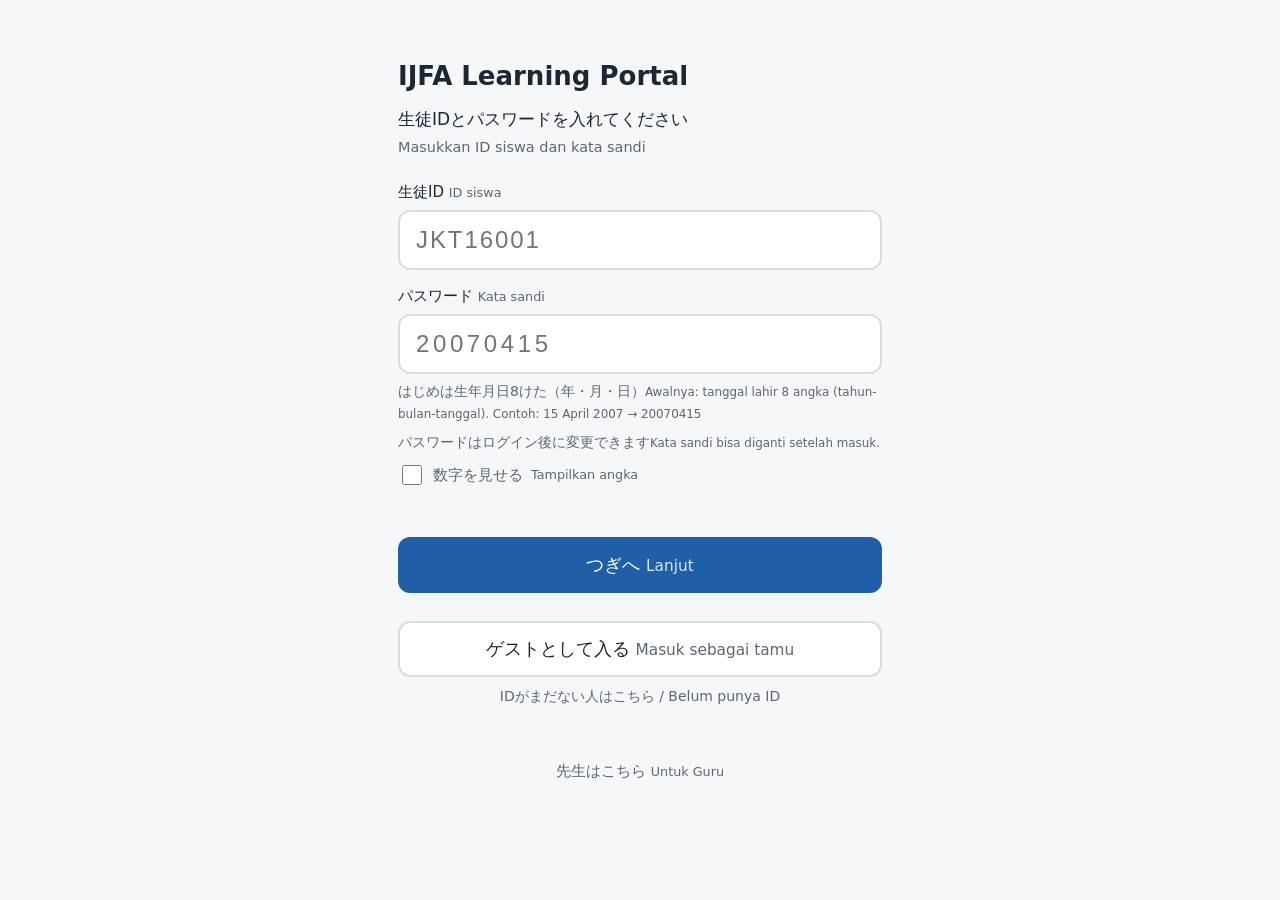
<file: index.html>
<!doctype html>
<html lang="ja">
<head>
  <meta charset="utf-8">
  <meta name="viewport" content="width=device-width, initial-scale=1, viewport-fit=cover">
  <meta name="robots" content="noindex, nofollow">
  <title>IJFA Learning Portal</title>
  <link rel="stylesheet" href="style.css?v=20261127d">
</head>
<body>
  <!-- サンプルデータで動いているときだけ表示 -->
  <div id="sample-banner" class="banner" hidden>サンプルデータで表示しています（本番の名簿とはつながっていません）</div>

  <!-- 先生が生徒の画面を確認しているときだけ表示 -->
  <div id="preview-banner" class="banner" hidden>先生の確認用の画面です。テストは送信しないでください</div>

  <main id="app">
    <!-- ログイン中だけ上に出るバー（名前・期生・ログアウト） -->
    <header id="topbar" class="topbar" hidden>
      <div class="who">
        <span id="top-name" class="top-name"></span>
        <span id="top-cohort" class="top-cohort"></span>
      </div>
      <button id="logout-btn" class="btn-logout" type="button">ログアウト<span class="id-text">Keluar</span></button>
    </header>

    <!-- 1. ID入力 -->
    <section id="view-login" class="view">
      <p id="logout-done" class="done" hidden>ログアウトしました / Anda sudah keluar</p>
      <h1 class="title">IJFA Learning Portal</h1>
      <p class="sub">生徒IDとパスワードを入れてください<br><span class="id-text">Masukkan ID siswa dan kata sandi</span></p>
      <form id="login-form" novalidate>
        <label class="field-label" for="login-id">生徒ID <span class="id-text">ID siswa</span></label>
        <input id="login-id" class="input" type="text" inputmode="text" autocomplete="username"
               autocapitalize="characters" placeholder="JKT16001">
        <label class="field-label" for="login-pw">パスワード <span class="id-text">Kata sandi</span></label>
        <input id="login-pw" class="input pw" type="password" inputmode="numeric" autocomplete="current-password"
               maxlength="20" placeholder="20070415">
        <p class="pw-hint">はじめは生年月日8けた（年・月・日）<span class="id-text">Awalnya: tanggal lahir 8 angka (tahun-bulan-tanggal). Contoh: 15 April 2007 → 20070415</span></p>
        <p class="pw-hint">パスワードはログイン後に変更できます<span class="id-text">Kata sandi bisa diganti setelah masuk.</span></p>
        <label class="pw-show"><input id="login-show" type="checkbox"> 数字を見せる <span class="id-text">Tampilkan angka</span></label>
        <p id="login-error" class="error" role="alert"></p>
        <button class="btn btn-main" type="submit">つぎへ <span class="id-text">Lanjut</span></button>
      </form>
      <button id="again-btn" class="btn again" type="button" hidden></button>
      <button id="guest-btn" class="btn guest" type="button">ゲストとして入る <span class="id-text">Masuk sebagai tamu</span></button>
      <p class="note">IDがまだない人はこちら / Belum punya ID</p>
      <button id="teacher-link" class="btn btn-quiet teacher-link" type="button">先生はこちら <span class="id-text">Untuk Guru</span></button>
    </section>

    <!-- 1c. 先生用ログイン（Googleアカウント。許可リストはGoogle側のシート「先生」） -->
    <section id="view-teacher-login" class="view" hidden>
      <button id="tl-back" class="btn btn-quiet back" type="button">← もどる <span class="id-text">Kembali</span></button>
      <h1 class="title">先生用ログイン</h1>
      <p class="sub">Googleアカウントで入ります<br><span class="id-text">Masuk dengan akun Google</span></p>
      <div id="g-button" class="g-button"></div>
      <p id="tl-error" class="error" role="alert"></p>
      <p class="note">入れないときは坂井まで / Jika tidak bisa masuk, hubungi Sakai</p>
    </section>

    <!-- 5. 先生のホーム -->
    <section id="view-teacher" class="view" hidden>
      <h2 class="h2">生徒の画面を見る <span class="id-text">Lihat tampilan siswa</span></h2>
      <div class="pick">
        <select id="t-cohort" class="input select" aria-label="期生"></select>
        <button id="t-view" class="btn btn-main" type="button">見る <span class="id-text">Lihat</span></button>
      </div>
      <h2 class="h2">先生の機能 <span class="id-text">Menu Guru</span></h2>
      <div class="list">
        <button id="t-assign" class="item item-group" type="button">指定テストを選ぶ<span class="id-text">Pilih tes untuk siswa</span></button>
        <button id="t-pwreset" class="item item-group" type="button">パスワードを生年月日に戻す<span class="id-text">Reset kata sandi siswa</span></button>
        <div class="item item-soon">だれが受けたか見る（じゅんびちゅう）<span class="id-text">Lihat siapa yang sudah ikut tes (Segera hadir)</span></div>
      </div>
    </section>

    <!-- 5c. パスワードを生年月日に戻す（先生用。保存先はGASの「生徒ログイン」シート） -->
    <section id="view-teacher-pw" class="view" hidden>
      <button id="tp-back" class="btn btn-quiet back" type="button">← 先生のホームへ <span class="id-text">Kembali</span></button>
      <h2 class="h2">パスワードを生年月日に戻す <span class="id-text">Reset kata sandi siswa</span></h2>
      <p class="pw-hint">パスワードを忘れた生徒・5回まちがえて入れなくなった生徒に使います<span class="id-text">Untuk siswa yang lupa kata sandi atau terkunci.</span></p>
      <form id="tp-form" novalidate>
        <label class="field-label" for="tp-id">生徒ID <span class="id-text">ID siswa</span></label>
        <input id="tp-id" class="input" type="text" autocomplete="off" autocapitalize="characters" placeholder="JKT16001">
        <p id="tp-msg" class="error" role="alert"></p>
        <button id="tp-find" class="btn btn-main" type="submit">つぎへ <span class="id-text">Lanjut</span></button>
      </form>
      <button id="tp-relogin" class="btn btn-main" type="button" hidden>Googleでログインしなおす <span class="id-text">Masuk lagi</span></button>
      <div id="tp-confirm" hidden>
        <p class="sub tp-q"><span id="tp-who" class="tp-who"></span><br>のパスワードを生年月日に戻しますか？<span class="id-text">Reset kata sandi siswa ini ke tanggal lahir?</span></p>
        <p id="tp-state" class="pw-hint"></p>
        <div class="row">
          <button id="tp-yes" class="btn btn-main" type="button">はい <span class="id-text">Ya</span></button>
          <button id="tp-no" class="btn" type="button">やめる <span class="id-text">Batal</span></button>
        </div>
      </div>
      <div id="tp-done" hidden>
        <p id="tp-done-text" class="done"></p>
        <p class="pw-hint">生徒には「パスワードは生年月日8けた（例 2007年4月15日 → 20070415）」と伝えてください。ログイン中だったスマホもログアウトされています<span class="id-text">Beri tahu siswa: kata sandi = tanggal lahir 8 angka (contoh 15 April 2007 → 20070415).</span></p>
        <button id="tp-next" class="btn" type="button">ほかの生徒も戻す <span class="id-text">Reset siswa lain</span></button>
      </div>
    </section>

    <!-- 5b. 指定テストを選ぶ（先生用。保存先はGASの「指定テスト」シート） -->
    <section id="view-teacher-assign" class="view" hidden>
      <button id="ta-back" class="btn btn-quiet back" type="button">← 先生のホームへ <span class="id-text">Kembali</span></button>
      <h2 class="h2 ta-title">指定テストを選ぶ <span class="id-text">Pilih tes untuk siswa</span></h2>
      <select id="ta-cohort" class="input select" aria-label="期生"></select>
      <p id="ta-msg" class="error" role="alert"></p>
      <button id="ta-relogin" class="btn btn-main" type="button" hidden>Googleでログインしなおす <span class="id-text">Masuk lagi</span></button>
      <div id="ta-body" hidden>
        <h2 class="h2">いまの指定 <span class="id-text">Tes yang dipilih</span></h2>
        <p class="ta-hint">上から順に、生徒のホームの「先生からの指定」に出ます。みんなの日本語の課はホームには出ず、みんなの日本語のページでその課の🔒が外れます<span class="id-text">Muncul di beranda siswa sesuai urutan ini. Bab Minna no Nihongo tidak muncul di beranda, tetapi terbuka (🔓) di halaman Minna no Nihongo.</span></p>
        <div id="ta-list" class="list"></div>
        <h2 class="h2">テストを足す <span class="id-text">Tambah tes</span></h2>
        <input id="ta-search" class="input ta-search" type="search" autocomplete="off" placeholder="さがす（例：入門5課）" aria-label="テストをさがす">
        <div id="ta-pool" class="list"></div>
        <div class="ta-bar">
          <p id="ta-state" class="ta-state"></p>
          <div class="ta-actions">
            <button id="ta-undo" class="btn" type="button" hidden>元にもどす <span class="id-text">Batal</span></button>
            <button id="ta-save" class="btn btn-main" type="button">保存する <span class="id-text">Simpan</span></button>
          </div>
          <button id="ta-preview" class="btn btn-quiet ta-preview" type="button">この期の生徒の画面で確認 <span class="id-text">Lihat tampilan siswa</span></button>
        </div>
      </div>
    </section>

    <!-- 2. 本人確認 -->
    <section id="view-confirm" class="view" hidden>
      <p class="sub">あなたは</p>
      <p id="confirm-name" class="big-name"></p>
      <p class="sub">さんですか？<br><span class="id-text">Apakah ini Anda?</span></p>
      <div class="row">
        <button id="confirm-yes" class="btn btn-main" type="button">はい <span class="id-text">Ya</span></button>
        <button id="confirm-no" class="btn" type="button">いいえ <span class="id-text">Bukan</span></button>
      </div>
    </section>

    <!-- 3. ホーム -->
    <section id="view-home" class="view" hidden>
      <p id="guest-note" class="guest-note" hidden>IDがあれば、テストも受けられます / Dengan ID, Anda bisa ikut tes</p>
      <p id="home-status" class="status" hidden></p>

      <h2 id="assigned-title" class="h2">先生からの指定 <span class="id-text">Dari Guru</span></h2>
      <div id="assigned-list" class="list"></div>

      <h2 class="h2">べんきょうする <span class="id-text">Belajar</span></h2>
      <div id="category-list" class="grid"></div>

      <!-- パスワード変更（生徒だけ。うながしはしない） -->
      <button id="pw-open" class="btn pw-open" type="button" hidden>🔑 パスワードを変更する <span class="id-text">Ganti kata sandi</span></button>
    </section>

    <!-- 3b. パスワード変更（生徒） -->
    <section id="view-password" class="view" hidden>
      <button id="pw-back" class="btn btn-quiet back" type="button">← もどる <span class="id-text">Kembali</span></button>
      <h2 class="h2">パスワードを変更する <span class="id-text">Ganti kata sandi</span></h2>
      <form id="pw-form" novalidate>
        <label class="field-label" for="pw-old">いまのパスワード <span class="id-text">Kata sandi sekarang</span></label>
        <input id="pw-old" class="input pw" type="password" inputmode="numeric" autocomplete="current-password" maxlength="20">
        <label class="field-label" for="pw-new">新しいパスワード（4けた以上の数字） <span class="id-text">Kata sandi baru (angka, minimal 4 digit)</span></label>
        <input id="pw-new" class="input pw" type="password" inputmode="numeric" autocomplete="new-password" maxlength="20">
        <label class="field-label" for="pw-new2">もう一度 <span class="id-text">Ulangi kata sandi baru</span></label>
        <input id="pw-new2" class="input pw" type="password" inputmode="numeric" autocomplete="new-password" maxlength="20">
        <label class="pw-show"><input id="pw-show" type="checkbox"> 数字を見せる <span class="id-text">Tampilkan angka</span></label>
        <p class="pw-hint">変更すると、ほかのスマホではログアウトされます<span class="id-text">Setelah diganti, HP lain akan keluar otomatis.</span></p>
        <p id="pw-error" class="error" role="alert"></p>
        <button id="pw-save" class="btn btn-main" type="submit">変更する <span class="id-text">Ganti</span></button>
      </form>
      <div id="pw-done" hidden>
        <p class="done">パスワードを変更しました / Kata sandi sudah diganti</p>
        <button id="pw-home" class="btn btn-main" type="button">ホームへ <span class="id-text">Ke beranda</span></button>
      </div>
    </section>

    <!-- 4. カテゴリーの中の教材一覧 -->
    <section id="view-category" class="view" hidden>
      <button id="back-home" class="btn btn-quiet back" type="button">← もどる <span class="id-text">Kembali</span></button>
      <h2 id="category-title" class="h2"></h2>
      <div id="material-list" class="list"></div>
    </section>

    <!-- 意見・報告フォーム（生徒のホームと先生のホームのいちばん下。送り先はGASの「報告・要望」シート） -->
    <details id="feedback" class="feedback-box" hidden>
      <summary class="fb-summary">ご意見をお聞かせください<span class="id-text">Kami ingin mendengar pendapat Anda</span></summary>
      <div class="fb-body">
        <p class="fb-lead">エラーやこまったこと、「こんな機能があったら便利だな」と思ったことなど、使ってみた皆さんの意見を集めています。インドネシア語でもかまいませんので、自由に書いてください。できるだけ具体的に書いてもらえると、改善に役立ちます。</p>
        <p class="fb-lead id-text">Kami mengumpulkan pendapat dari semua yang sudah mencoba portal ini, misalnya error, hal yang membingungkan atau menyulitkan, atau fitur yang menurut Anda akan berguna. Silakan tulis dengan bebas, boleh dalam bahasa Indonesia. Semakin jelas dan rinci tulisan Anda, semakin membantu kami untuk memperbaikinya.</p>
        <form id="fb-form" novalidate>
          <fieldset class="fb-set">
            <legend class="fb-label">どんなこと？ <span class="id-text">Tentang apa?</span></legend>
            <div class="fb-kinds">
              <label class="fb-kind"><input type="radio" name="kind" value="error"><span>⚠ エラー・こまったこと<span class="id-text">Error・Kesulitan</span></span></label>
              <label class="fb-kind"><input type="radio" name="kind" value="idea"><span>💡 こんな機能がほしい<span class="id-text">Usulan fitur</span></span></label>
              <label class="fb-kind"><input type="radio" name="kind" value="other"><span>💬 その他<span class="id-text">Lainnya</span></span></label>
            </div>
          </fieldset>
          <fieldset id="fb-freq-set" class="fb-set" hidden>
            <legend class="fb-label">いつも起きる？ <span class="id-text">Apakah selalu terjadi?</span></legend>
            <div class="fb-freq">
              <label class="fb-kind fb-small"><input type="radio" name="freq" value="always"><span>いつも<span class="id-text">Selalu</span></span></label>
              <label class="fb-kind fb-small"><input type="radio" name="freq" value="sometimes"><span>ときどき<span class="id-text">Kadang</span></span></label>
              <label class="fb-kind fb-small"><input type="radio" name="freq" value="once"><span>1回だけ<span class="id-text">Sekali</span></span></label>
            </div>
          </fieldset>
          <label class="fb-label" for="fb-text">くわしく書いてください <span class="id-text">Tulis dengan rinci</span></label>
          <textarea id="fb-text" class="fb-text" rows="5" maxlength="1000"
                    placeholder="例：JLPT N3 模試1の聴解5番で、音声が流れない（スマホ）&#10;Contoh: Di JLPT N3 Ujian Coba 1, Choukai nomor 5, audionya tidak keluar (HP)"></textarea>
          <p id="fb-error" class="error" role="alert"></p>
          <button id="fb-send" class="btn btn-main" type="submit">送る <span class="id-text">Kirim</span></button>
        </form>
        <div id="fb-done" class="fb-done" hidden>
          <p class="fb-thanks">Terima kasih! ありがとうございました</p>
          <button id="fb-again" class="btn" type="button">もう1つ送る <span class="id-text">Kirim lagi</span></button>
        </div>
      </div>
    </details>

    <!-- ログアウトの確認（まちがって押しても大丈夫なように） -->
    <div id="logout-sheet" class="sheet-bg" hidden>
      <div class="sheet" role="dialog" aria-modal="true" aria-labelledby="sheet-title">
        <p id="sheet-title" class="sheet-title">ログアウトしますか？<span class="id-text">Keluar dari portal?</span></p>
        <p id="sheet-note" class="sheet-note"></p>
        <div class="row">
          <button id="logout-yes" class="btn btn-main" type="button">ログアウトする <span class="id-text">Ya, keluar</span></button>
          <button id="logout-no" class="btn" type="button">やめる <span class="id-text">Batal</span></button>
        </div>
      </div>
    </div>

    <p id="loading" class="loading" hidden>よみこみ中… <span class="id-text">Memuat…</span></p>
  </main>

  <!-- ?v= は、古い画面が残らないようにするための日付。js を直したら変える -->
  <script src="config.js"></script>
  <script src="data.js?v=20261127b"></script>
  <script src="app.js?v=20261127d"></script>
</body>
</html>
</file>
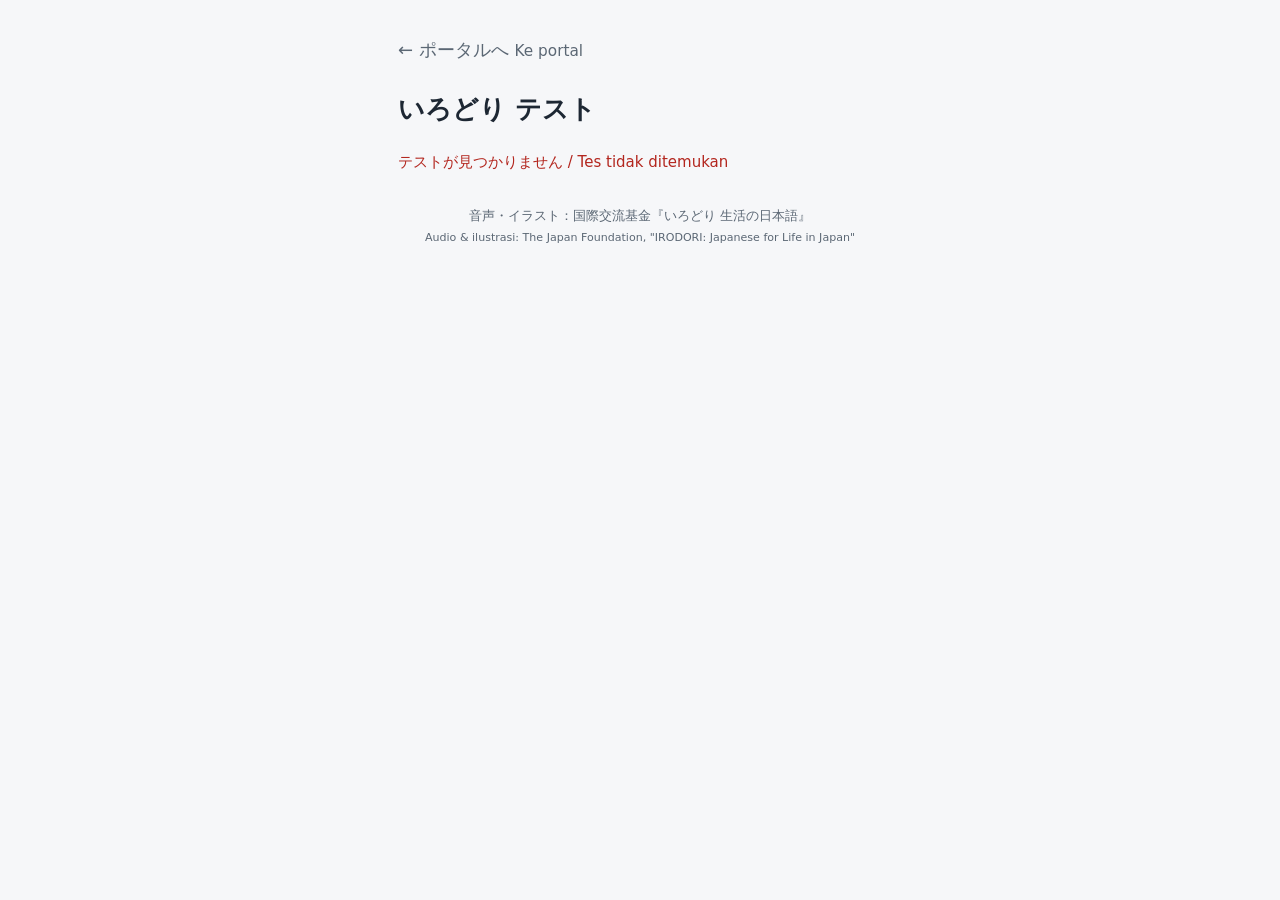
<file: irodori.html>
<!doctype html>
<html lang="ja">
<head>
  <meta charset="utf-8">
  <meta name="viewport" content="width=device-width, initial-scale=1, viewport-fit=cover">
  <meta name="robots" content="noindex, nofollow">
  <title>いろどり テスト | IJFA Learning Portal</title>
  <link rel="stylesheet" href="style.css?v=20261127c">
</head>
<body>
  <!-- いろどり 課ごとのテスト（ウェブ版）。ポータルの教材リストから irodori.html?f=フォームID で開く。
       問題は GAS の ?action=itest、採点は POST action=isubmit（正解はこのページに置かない） -->
  <div id="preview-banner" class="banner" hidden>確認用の画面です（ログインしていないので送信できません）</div>

  <main id="app" class="it-app">
    <a class="btn btn-quiet back it-back" href="./">← ポータルへ <span class="id-text">Ke portal</span></a>
    <h1 id="it-title" class="title it-title">いろどり テスト</h1>
    <p id="it-who" class="sub it-who"></p>
    <p id="it-msg" class="error" role="alert"></p>
    <p id="loading" class="loading" hidden>よみこみ中… <span class="id-text">Memuat…</span></p>

    <!-- 1. はじめる前に（イヤホン・音のテスト） -->
    <section id="it-intro" class="it-box" hidden>
      <h2 class="h2">はじめる前に <span class="id-text">Sebelum mulai</span></h2>
      <ol class="it-steps">
        <li>イヤホンをつけてください。<span class="id-text">Pakailah earphone.</span></li>
        <li>「音のテスト」を押して、音が聞こえるか確かめてください。<span class="id-text">Tekan "Tes suara" dan pastikan suaranya terdengar.</span></li>
        <li>聴解の音声は1問 <b id="it-plays-n">2</b> 回まで聞けます。<span class="id-text">Audio choukai bisa diputar maksimal <b id="it-plays-n2">2</b> kali per soal.</span></li>
        <li>成績になるのは1回目だけです。<span class="id-text">Hanya percobaan pertama yang menjadi nilai.</span></li>
      </ol>
      <button id="it-beep" class="btn" type="button">🔊 音のテスト <span class="id-text">Tes suara</span></button>
      <p id="it-preload" class="pw-hint"></p>
      <button id="it-start" class="btn btn-main" type="button">はじめる <span class="id-text">Mulai</span></button>
    </section>

    <!-- 2. 問題 -->
    <form id="it-form" novalidate hidden>
      <div id="it-body"></div>
      <div id="it-check" class="it-box it-check" hidden>
        <p id="it-check-text"></p>
        <div class="row">
          <button id="it-send2" class="btn btn-main" type="button">このまま送る <span class="id-text">Kirim</span></button>
          <button id="it-cancel" class="btn" type="button">もどる <span class="id-text">Kembali</span></button>
        </div>
      </div>
      <p id="it-send-msg" class="error" role="alert"></p>
      <button id="it-send" class="btn btn-main it-send" type="submit">送信する <span class="id-text">Kirim jawaban</span></button>
    </form>

    <!-- 3. 結果 -->
    <section id="it-result" hidden>
      <div class="it-score">
        <p class="it-score-num"><span id="it-total"></span><small> / <span id="it-max"></span></small></p>
        <p id="it-kind" class="it-kind"></p>
        <div id="it-secs" class="it-secs"></div>
        <p id="it-receipt" class="pw-hint"></p>
      </div>
      <h2 class="h2">答えあわせ <span class="id-text">Pembahasan</span></h2>
      <div id="it-review"></div>
      <a class="btn btn-main it-home" href="./">ポータルへもどる <span class="id-text">Kembali ke portal</span></a>
    </section>

    <p class="it-credit">音声・イラスト：国際交流基金『いろどり 生活の日本語』<br><span class="id-text">Audio &amp; ilustrasi: The Japan Foundation, "IRODORI: Japanese for Life in Japan"</span></p>
  </main>

  <script src="config.js"></script>
  <script src="irodori.js?v=20261127d"></script>
</body>
</html>
</file>
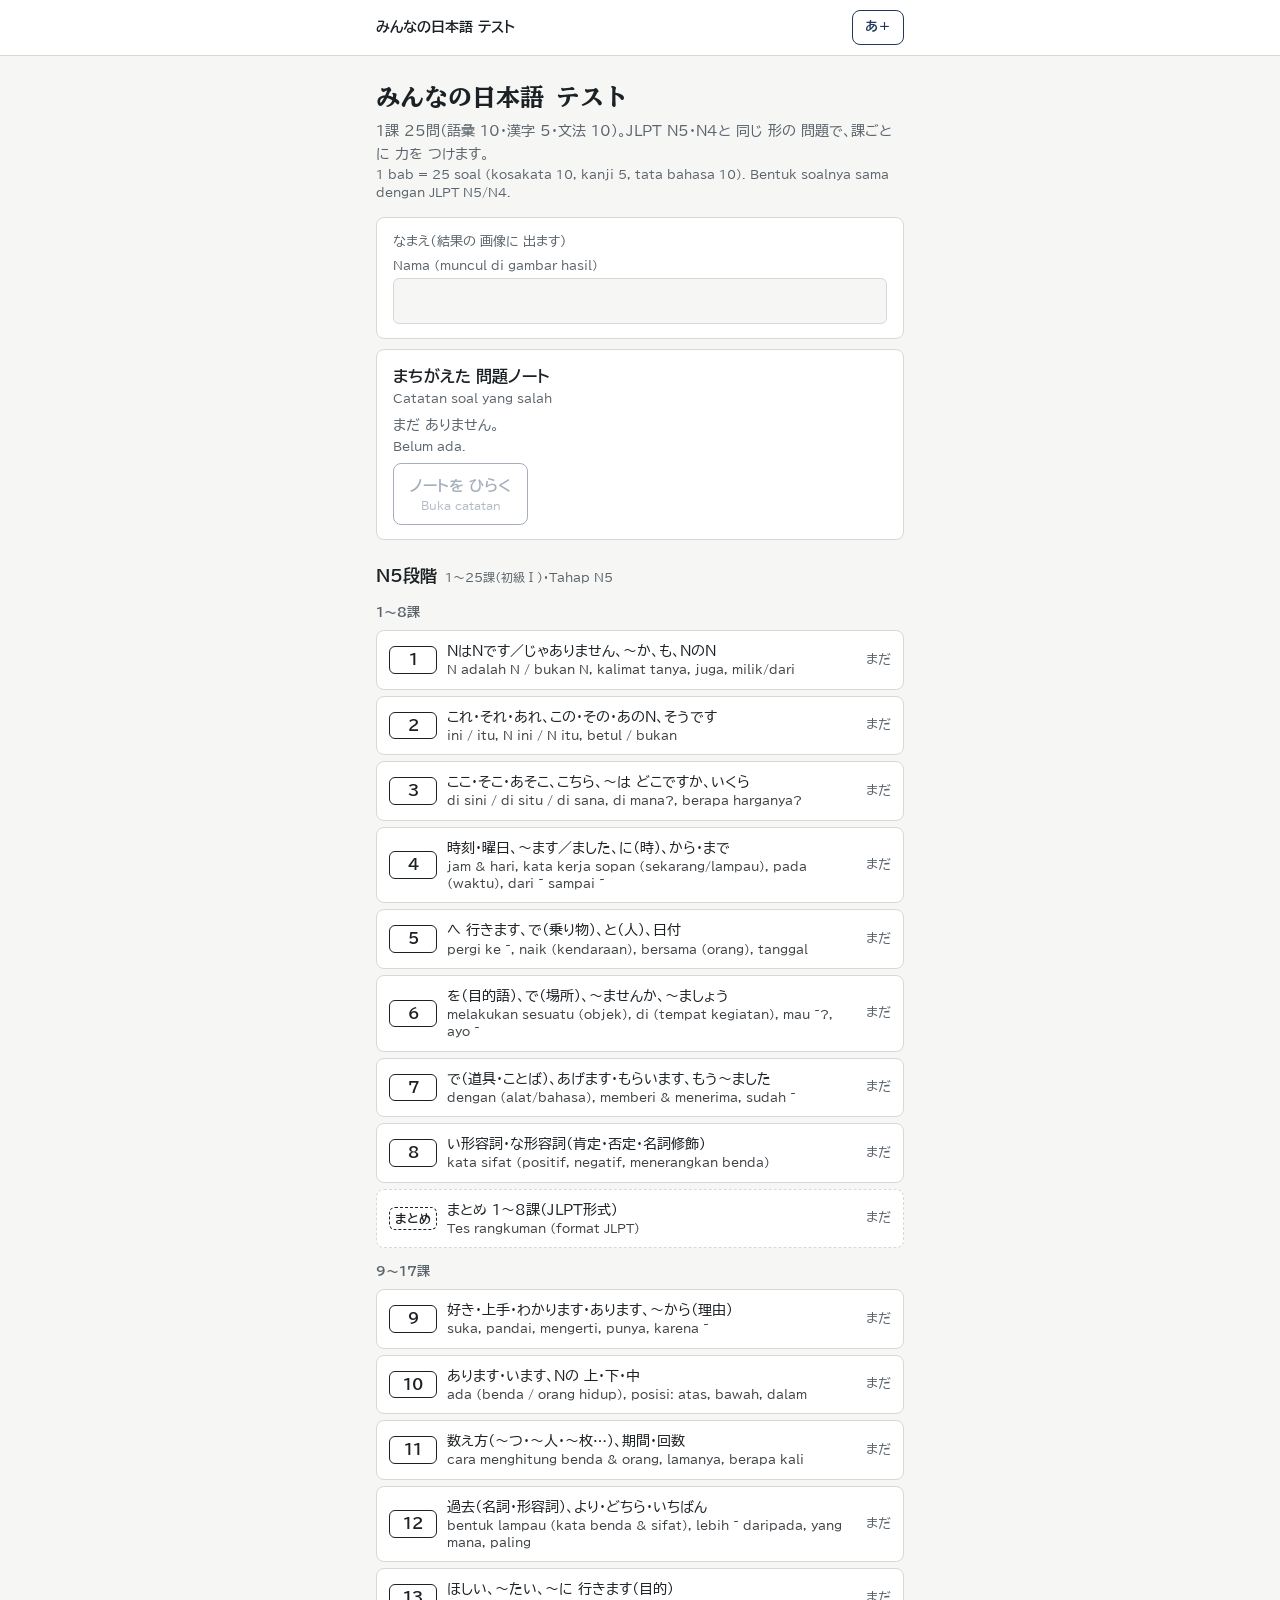
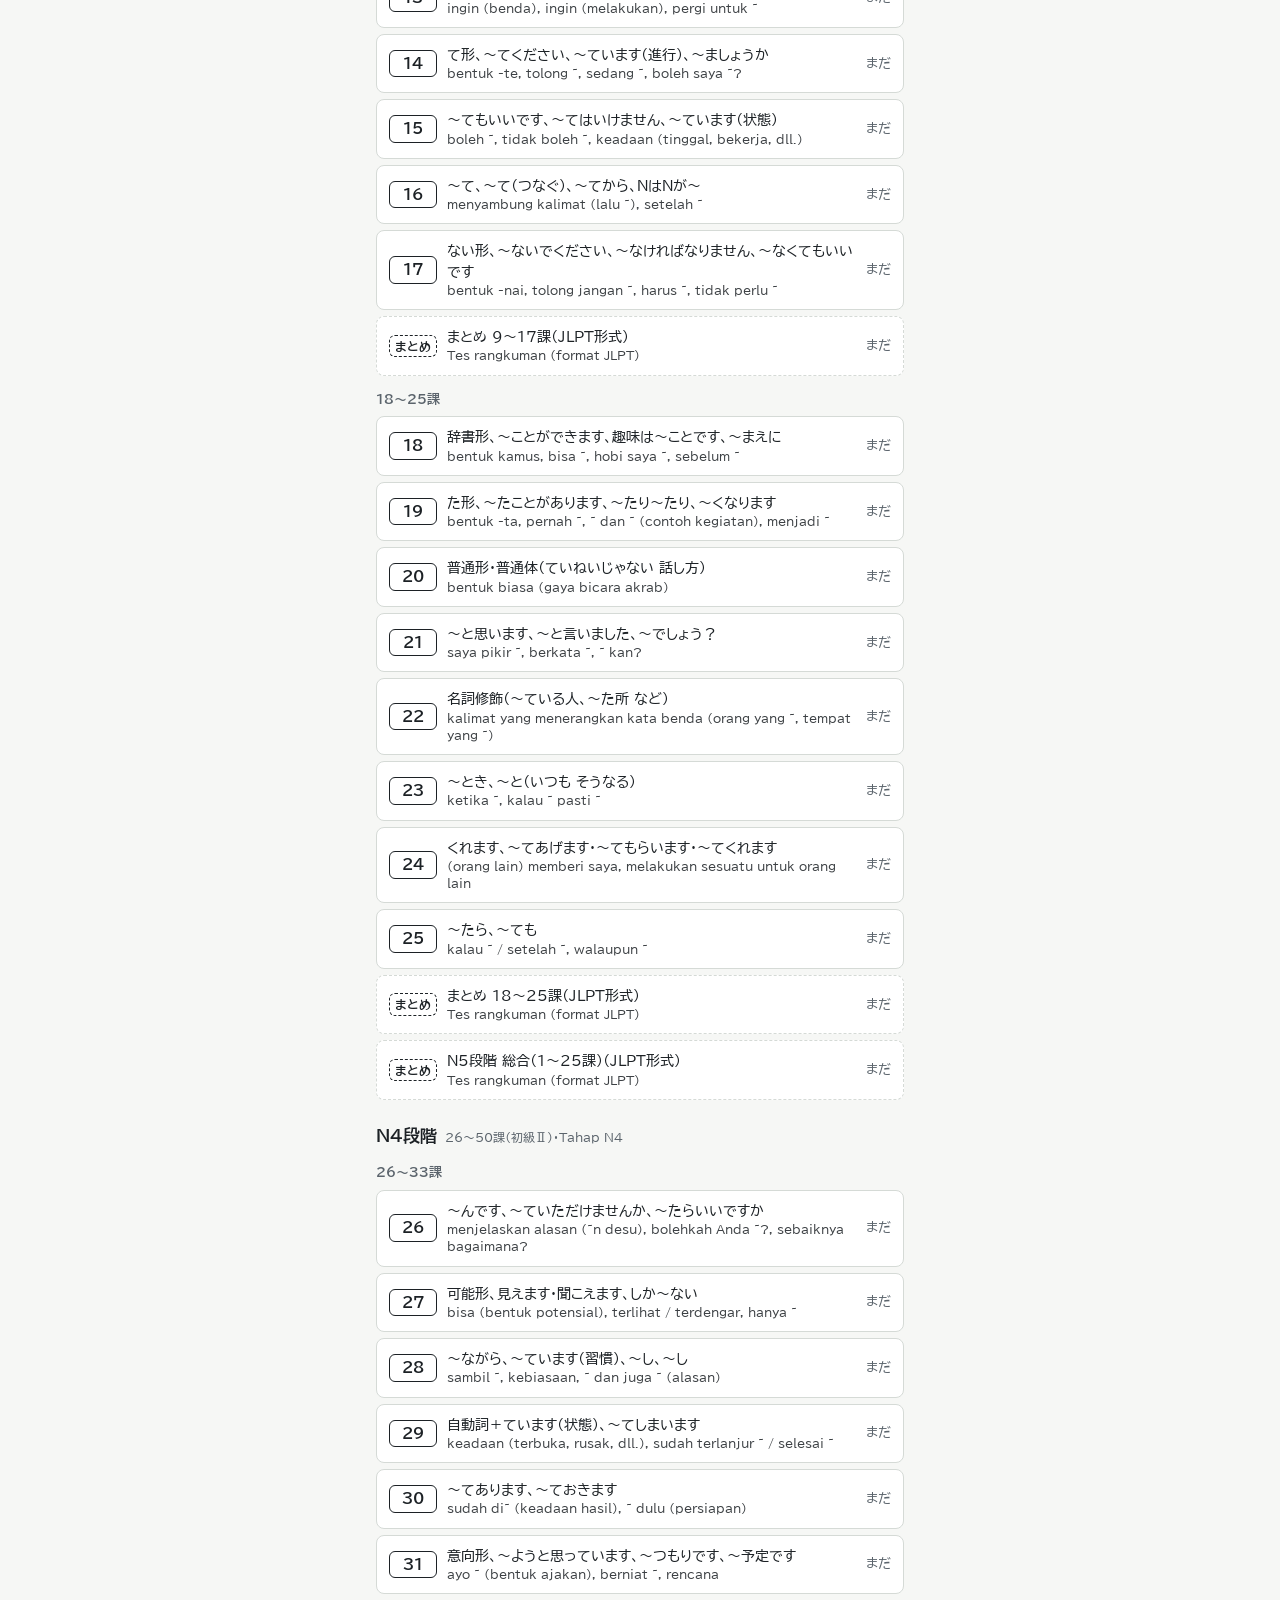
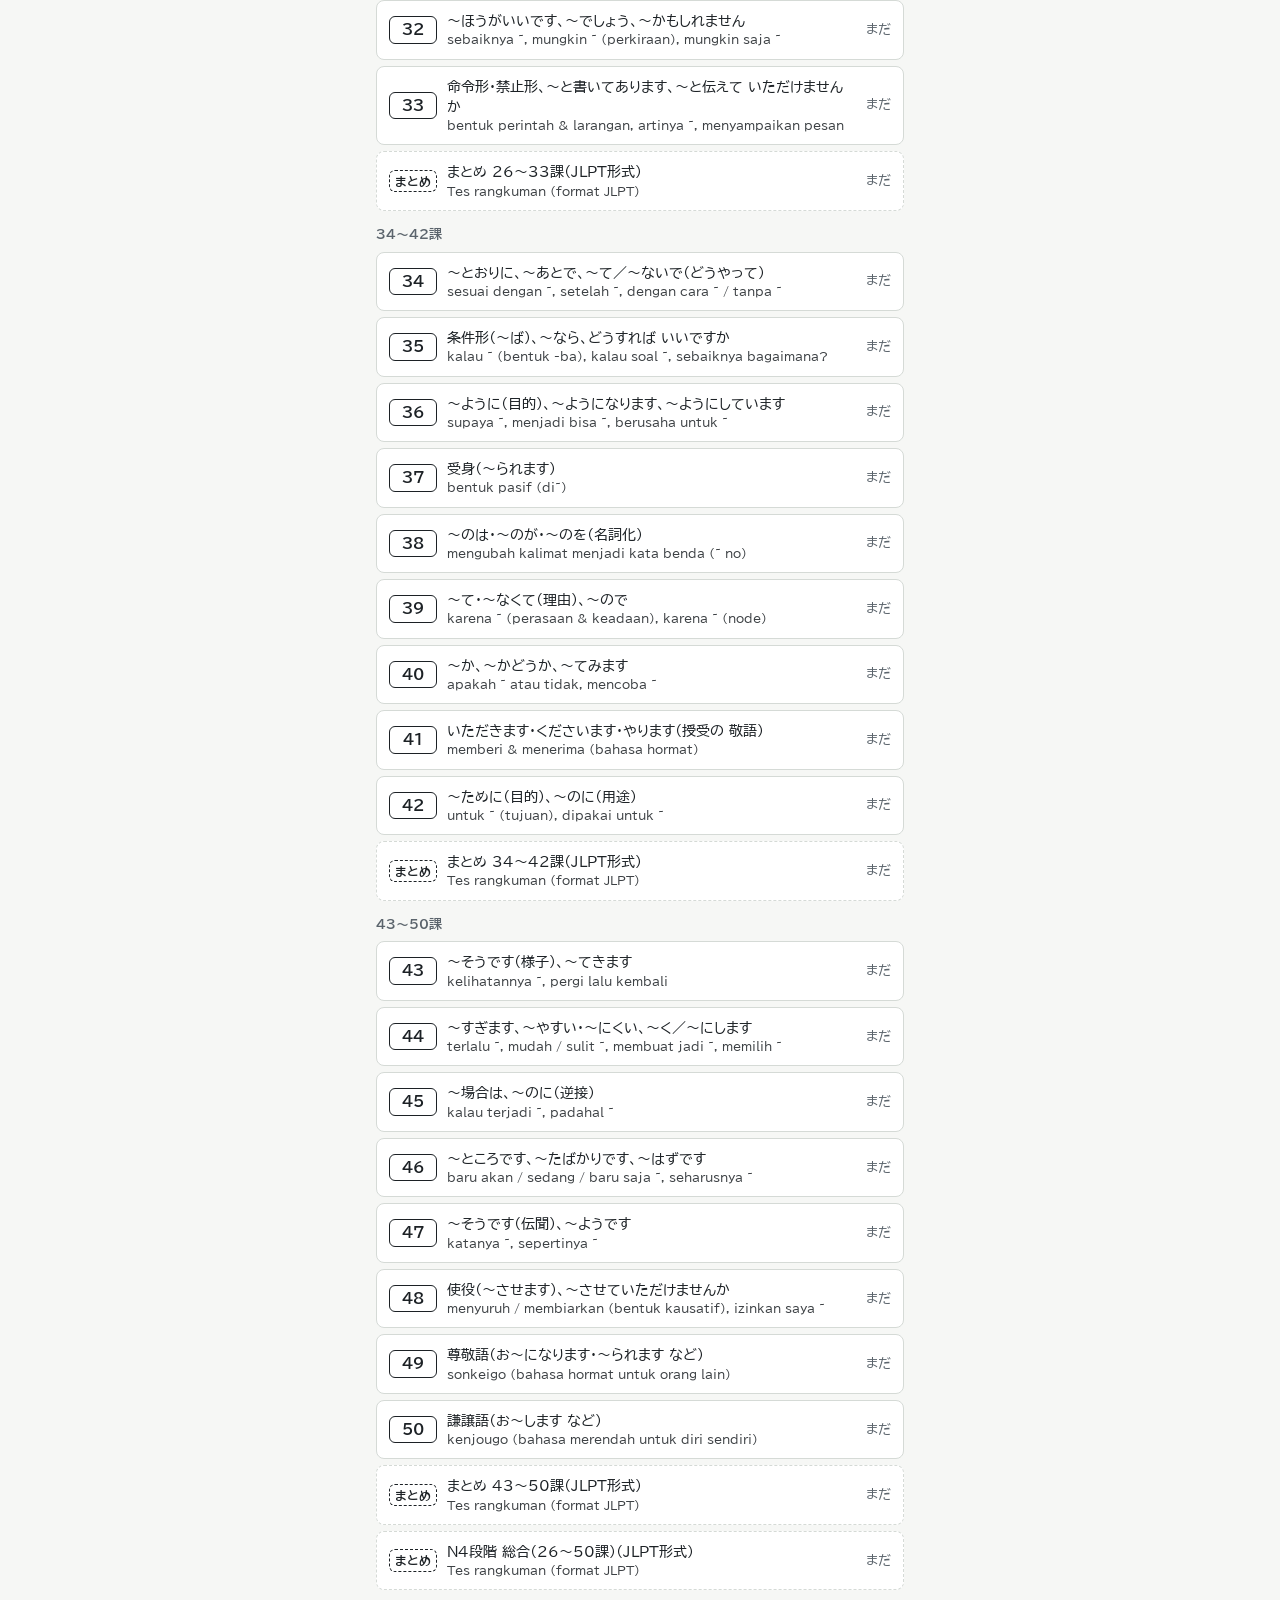
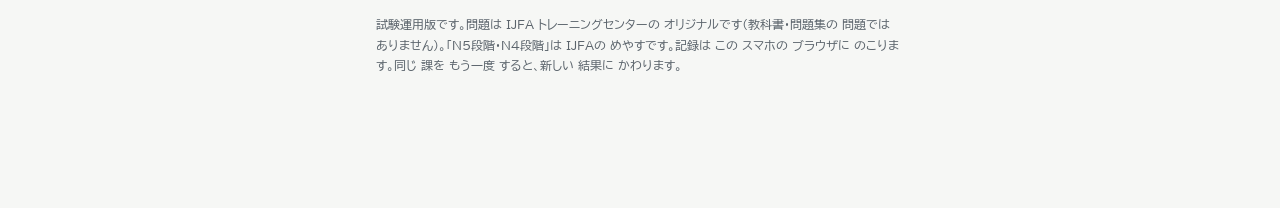
<file: minna.html>
<!doctype html>
<html lang="ja">
<head>
<meta charset="utf-8">
<meta name="viewport" content="width=device-width, initial-scale=1, viewport-fit=cover">
<meta name="color-scheme" content="only light">
<meta name="theme-color" content="#ffffff">
<title>みんなの日本語 テスト｜IJFA</title>
<meta name="description" content="みんなの日本語 1〜50課の 語彙・漢字・文法テスト。JLPT N5・N4の 形式で 練習できます。IJFA トレーニングセンター作成。">
<link rel="preconnect" href="https://fonts.googleapis.com">
<link rel="preconnect" href="https://fonts.gstatic.com" crossorigin>
<link rel="stylesheet" href="https://fonts.googleapis.com/css2?family=BIZ+UDPGothic:wght@400;700&family=BIZ+UDMincho:wght@400;700&display=swap">
<style>
*{box-sizing:border-box}
:root{
  color-scheme:light;
  --paper:#f6f7f5; --bg:#ffffff; --ink:#1c2125; --muted:#5b646c; --rule:#d5dad6; --soft:#eceeec;
  --accent:#22385a; --ok:#2e7a4e; --ng:#b3261e; --ok-soft:#e3f1e8; --ng-soft:#f8e2e0; --warn:#8a5a00; --warn-soft:#fbf0dc;
  --f-paper:"BIZ UDMincho","Hiragino Mincho ProN","Yu Mincho",serif;
  --f-ui:"BIZ UDPGothic","Hiragino Sans","Yu Gothic",system-ui,sans-serif;
}
html,body{margin:0}
body{background:var(--paper);color:var(--ink);font-family:var(--f-ui);font-size:15px;line-height:1.6;padding-bottom:env(safe-area-inset-bottom,0px)}
[hidden]{display:none!important}
button{font:inherit;cursor:pointer;color:inherit}
.wrap{max-width:560px;margin:0 auto;padding:0 max(16px,env(safe-area-inset-left,0px)) 120px max(16px,env(safe-area-inset-right,0px))}
header.bar{position:sticky;top:0;z-index:5;background:var(--bg);border-bottom:1px solid var(--rule);padding-top:env(safe-area-inset-top,0px)}
header.bar .in{max-width:560px;margin:0 auto;display:flex;align-items:center;gap:10px;padding:10px 16px}
.ttl{font-weight:700;font-size:14px;flex:1;min-width:0;white-space:nowrap;overflow:hidden;text-overflow:ellipsis}
.prog{height:4px;background:var(--rule)}.prog i{display:block;height:100%;background:var(--ink);width:0;transition:width .2s}
h1{font-family:var(--f-paper);font-size:24px;margin:22px 0 4px;text-wrap:balance}
h2{font-size:16px;margin:22px 0 8px}
.lead{color:var(--muted);margin:0 0 16px;font-size:14px}
.idt{display:block;font-size:12px;line-height:1.5;color:var(--muted);font-weight:400}
button .idt{color:inherit;opacity:.85;font-size:11px}
.card{background:var(--bg);border:1px solid var(--rule);border-radius:8px;padding:14px 16px;display:grid;gap:8px;margin-bottom:10px}
.card h3{margin:0;font-size:16px}
.card p{margin:0;color:var(--muted);font-size:13.5px}
.btn{border:1px solid var(--accent);background:var(--accent);color:#fff;border-radius:8px;padding:10px 16px;font-weight:700}
.btn.ghost{background:transparent;color:var(--accent)}
.btn.small{padding:6px 12px;font-size:13px}
.btn:disabled{opacity:.4;cursor:default}
.btn:focus-visible,.opt:focus-visible,a:focus-visible{outline:3px solid var(--ink);outline-offset:2px}
.btnrow{display:grid;gap:8px}
.field{display:grid;gap:4px;font-size:12.5px;color:var(--muted)}
.field input{font:inherit;font-size:16px;padding:9px 10px;border:1px solid var(--rule);border-radius:6px;background:var(--paper);color:var(--ink);width:100%}
/* 課の 一覧 */
.stage{display:flex;align-items:baseline;gap:8px;margin:22px 0 6px}
.stage b{font-size:17px}.stage span{font-size:12px;color:var(--muted)}
.blk{font-size:13px;color:var(--muted);margin:14px 0 6px;font-weight:700}
.lrow{display:grid;grid-template-columns:3.2em 1fr auto;gap:10px;align-items:center;background:var(--bg);border:1px solid var(--rule);border-radius:8px;padding:10px 12px;margin-bottom:6px;text-decoration:none;color:var(--ink);width:100%;text-align:left}
.lrow .no{font-weight:700;font-size:15px;text-align:center;border:1.5px solid var(--ink);border-radius:6px;line-height:1.7}
.lrow .g{font-size:13.5px;line-height:1.5;min-width:0}
.lrow .g .idt{font-size:11.5px}
.lrow .st{font-size:12.5px;font-variant-numeric:tabular-nums;color:var(--muted);text-align:right;white-space:nowrap}
.lrow .st b{font-size:16px;color:var(--ink)}
.lrow.off{opacity:.55}
.lrow.lock{background:var(--paper,#f4f4f4)}
.gate{border-left:4px solid var(--accent);padding:10px 12px;margin:0 0 14px;background:var(--warn-soft);font-size:14px;border-radius:6px}
.lrow.mt{border-style:dashed}
.lrow.mt .no{border-style:dashed;font-size:12px}
/* 問題 */
.paper{font-family:var(--f-paper);background:var(--bg);border:1px solid var(--rule);border-radius:6px;padding:16px;margin-top:16px}
.ins{font-family:var(--f-ui);font-size:13px;color:var(--muted);margin:0 0 10px;line-height:1.6}
.ins .idt{font-size:11.5px}
.qn{font-family:var(--f-ui);font-weight:700;display:inline-block;min-width:1.8em;border:1.5px solid var(--ink);text-align:center;margin-right:8px;font-size:13px;line-height:1.5}
.stem{font-size:19px;line-height:2.1;margin:4px 0 12px;line-break:strict;overflow-wrap:break-word}
.stem u{text-decoration-thickness:1.5px;text-underline-offset:6px}
.pic{font-size:64px;line-height:1.2;text-align:center;margin:6px 0 4px;font-family:"Apple Color Emoji","Segoe UI Emoji","Noto Color Emoji",sans-serif}
.blank{display:inline-block;min-width:3em;border-bottom:1.5px solid var(--ink);text-align:center;margin:0 3px;line-height:1.6}
.slots{display:inline-block;white-space:nowrap}.slots .blank{min-width:2.2em;margin:0 2px}
.blank:empty::before{content:"\00a0"}
ruby{ruby-position:over}rt{font-size:.5em}
.opts{display:grid;gap:8px}
.ctx{border:1px solid var(--rule);background:var(--soft);border-radius:6px;padding:12px 14px;margin:0 0 12px;font-size:17px;line-height:2;line-break:strict;overflow-wrap:break-word}
.ctx h4{margin:0 0 4px;font-size:16px}
.ctx table{border-collapse:collapse;width:100%;font-size:15px;line-height:1.6}.ctx td,.ctx th{border:1px solid var(--rule);padding:4px 6px;text-align:left}.ctx th{white-space:nowrap;width:1%}
.word{font-weight:700;font-size:21px}
.opt{display:grid;grid-template-columns:2em 1fr;align-items:center;gap:8px;text-align:left;background:var(--bg);border:1.5px solid var(--rule);border-radius:8px;padding:10px 12px;font-family:var(--f-paper);font-size:18px;line-height:1.5;min-height:52px}
.opt .n{font-family:var(--f-ui);font-weight:700;font-size:14px;width:1.8em;height:1.8em;border-radius:50%;border:1.5px solid var(--ink);display:grid;place-items:center}
.opt[aria-checked="true"]{border-color:var(--ink);background:var(--soft)}
.opt[aria-checked="true"] .n{background:var(--ink);color:#fff}
.opt.right{border-color:var(--ok);background:var(--ok-soft)}
.opt.wrong{border-color:var(--ng);background:var(--ng-soft)}
.fmt{font-family:var(--f-ui);font-size:12px;color:var(--muted);margin-top:12px}
.nav{position:fixed;left:0;right:0;bottom:0;background:var(--bg);border-top:1px solid var(--rule);padding:10px 16px calc(10px + env(safe-area-inset-bottom,0px));z-index:6}
.nav .in{max-width:560px;margin:0 auto;display:flex;gap:8px;align-items:center}
.nav .mid{flex:1;text-align:center;font-size:12.5px;color:var(--muted);font-variant-numeric:tabular-nums}
.confirm{border:1.5px solid var(--ink);background:var(--soft);border-radius:8px;padding:12px;display:grid;gap:10px;margin-top:14px}
.confirm p{margin:0;font-size:14px}
.confirm .row{display:flex;gap:8px;justify-content:flex-end}
/* 結果 */
.score{font-size:44px;font-weight:700;font-variant-numeric:tabular-nums;line-height:1.1}
.score small{font-size:16px;color:var(--muted);font-weight:400}
.bars{display:grid;gap:7px;font-size:13px;font-variant-numeric:tabular-nums}
.bars>div{display:grid;grid-template-columns:minmax(0,1.5fr) minmax(0,1fr) 3em;gap:8px;align-items:center}
.bars i{height:8px;background:var(--rule);border-radius:99px;overflow:hidden;display:block}
.bars i b{display:block;height:100%;background:var(--ink)}
.bars i b.low{background:var(--ng)}
.bars>div>span:last-child{text-align:right}
.msg{font-weight:700;font-size:15px}
.verdict{font-size:24px;font-weight:700;text-align:center;padding:8px;border-radius:8px;line-height:1.3}
.verdict small{display:block;font-size:12px;font-weight:400}
.verdict.pass{background:var(--ok-soft);color:var(--ok)}
.verdict.fail{background:var(--ng-soft);color:var(--ng)}
.rv{border:1px solid var(--rule);border-radius:8px;background:var(--bg);padding:12px 14px;display:grid;gap:8px;margin-bottom:10px}
.rv .top{display:flex;gap:8px;align-items:center;flex-wrap:wrap;font-size:12px;color:var(--muted)}
.pill{font-size:12px;font-weight:700;padding:1px 8px;border-radius:99px}
.pill.ok{background:var(--ok-soft);color:var(--ok)}.pill.ng{background:var(--ng-soft);color:var(--ng)}
.rv .stem{font-size:16px;line-height:2;margin:0}
.rv .pic{font-size:44px;text-align:left}
.rv .opts{gap:6px}.rv .opt{font-size:15px;min-height:0;padding:6px 10px;cursor:default}
.ltabs{display:flex;gap:6px}
.ltabs button{border:1px solid var(--rule);background:transparent;color:var(--muted);border-radius:99px;padding:2px 10px;font-size:12px}
.ltabs button[aria-pressed="true"]{background:var(--ink);color:#fff;border-color:var(--ink)}
.ex{font-size:13.5px;line-height:1.7}
.pv{display:grid;gap:8px}
.pv img{width:100%;border:1px solid var(--rule);border-radius:6px}
details.more summary{cursor:pointer;font-size:13px;color:var(--muted)}
.back{display:inline-block;margin:14px 0 0;color:var(--accent);font-size:14px;text-decoration:none;font-weight:700;background:none;border:0;padding:0}
.glist{margin:0;padding-left:1.2em;font-size:14px}
.glist li{margin:2px 0}
.foot{font-size:12px;color:var(--muted);margin-top:24px;line-height:1.7}
.note-ok{font-size:17px;font-weight:700;color:var(--ok)}
@media (prefers-reduced-motion: reduce){.prog i{transition:none}}
</style>
</head>
<body>
<header class="bar"><div class="in"><div class="ttl" id="ttl">みんなの日本語 テスト</div><button class="btn ghost small" id="zoom" aria-label="文字の 大きさ">あ＋</button></div><div class="prog" id="prog" hidden><i id="progBar"></i></div></header>
<main class="wrap" id="app"></main>
<div class="nav" id="nav" hidden><div class="in" id="navIn"></div></div>

<!-- ポータルの中で使うときだけ：GASのURL（ほかのサイトに置いたときは、このファイルがなくても動く） -->
<script src="config.js"></script>
<script>
/* ====================================================================
   みんなの日本語 1〜50課 テスト（IJFA）
   ・データ：course.json（課の 一覧・いろどり対応）、L01.json〜（各課の 問題）
   ・記録は この スマホの ブラウザに のこす（成績は 送らない）
   ・結果と まちがえた 問題は PNG で 保存
   ・このフォルダだけで 動く（ポータルの 外に コピーしても 動く）
   ==================================================================== */
const $ = id => document.getElementById(id);
const ID = t => `<span class="idt">${t}</span>`;
const esc = s => String(s).replace(/[&<>"]/g, c => ({"&":"&amp;","<":"&lt;",">":"&gt;",'"':"&quot;"}[c]));
const pad = n => String(n).padStart(2,"0");
const lid = n => /^M/.test(String(n)) ? String(n) : "L" + pad(+n);
/* まとめテスト（M01〜）は id が "M01" のような 文字 */
const isM = n => /^M/.test(String(n));
const unitName = n => isM(n) ? ((COURSE && COURSE.matome.find(m=>m.id===n)) || {title:n}).title : `第${n}課`;
let COURSE = null, DATA = null, S = {};
const CACHE = {};

const SEC = {vocab:{ja:"語彙", id:"Kosakata", n:10}, kanji:{ja:"漢字", id:"Kanji", n:5}, grammar:{ja:"文法", id:"Tata bahasa", n:10}, read:{ja:"読解", id:"Membaca", n:0}};
const FMT = {
  "文脈規定":   {ins:"[ ] に 入る ものは どれですか。1・2・3・4から いちばん いい ものを 一つ えらんで ください。", id:"Pilih jawaban yang paling tepat untuk bagian [ ].", fid:"Konteks kalimat"},
  "絵を見て":   {ins:"絵を 見て ください。いちばん いい ものを 一つ えらんで ください。", id:"Lihat gambar, lalu pilih jawaban yang paling tepat.", fid:"Lihat gambar"},
  "言い換え類義":{ins:"＿＿の 文と だいたい 同じ いみの 文は どれですか。", id:"Pilih kalimat yang artinya hampir sama dengan kalimat bergaris bawah.", fid:"Persamaan arti"},
  "漢字読み":   {ins:"＿＿の ことばは ひらがなで どう 書きますか。", id:"Bagaimana cara membaca kata bergaris bawah (dalam hiragana)?", fid:"Cara baca kanji"},
  "表記":       {ins:"＿＿の ことばは どう 書きますか。", id:"Bagaimana cara menulis kata bergaris bawah (kanji)?", fid:"Penulisan"},
  "文法形式の判断":{ins:"[ ] に 何を 入れますか。いちばん いい ものを 一つ えらんで ください。", id:"Pilih bentuk tata bahasa yang tepat untuk [ ].", fid:"Bentuk tata bahasa"},
  "用法":       {ins:"つぎの ことばの つかいかたが いちばん いい 文を 一つ えらんで ください。", id:"Pilih kalimat yang memakai kata ini dengan paling tepat.", fid:"Penggunaan kata"},
  "文章の文法": {ins:"文章を 読んで、［ ］に 入る いちばん いい ものを 一つ えらんで ください。", id:"Baca teks, lalu pilih yang paling tepat untuk ［ ］.", fid:"Tata bahasa dalam teks"},
  "内容理解":   {ins:"文章を 読んで、しつもんに こたえて ください。いちばん いい ものを 一つ えらんで ください。", id:"Baca teks, lalu jawab pertanyaannya.", fid:"Pemahaman isi"},
  "情報検索":   {ins:"上の あんないを 見て、しつもんに こたえて ください。いちばん いい ものを 一つ えらんで ください。", id:"Lihat informasi di atas, lalu jawab pertanyaannya.", fid:"Mencari informasi"},
  "文の組み立て":{ins:"★ に 入る ものは どれですか。ことばを ならべて 文を 作って ください。", id:"Susun kata menjadi kalimat. Mana yang masuk ke bagian ★?", fid:"Menyusun kalimat"},
};
/* ★の 4つの わくは 1行に まとめる */
const blankHTML = s => s.replace(/((?:\[(?: |★)\]\s*){4})/, m => `<span class="slots">${m}</span>`).replace(/\[★\]/g,'<span class="blank star">★</span>').replace(/\[ \]/g,'<span class="blank"></span>');
const insHTML = f => `${blankHTML(FMT[f].ins).replace('<span class="blank"></span>','（　）')}${ID(FMT[f].id)}`;

/* ---------- 記録（この スマホ） ---------- */
const store = {
  get(k, d){ try{ const v = localStorage.getItem(k); return v==null ? d : JSON.parse(v); }catch(e){ return d; } },
  set(k, v){ try{ localStorage.setItem(k, JSON.stringify(v)); }catch(e){} },
  del(k){ try{ localStorage.removeItem(k); }catch(e){} }
};
/* 記録：{ok, n, at, attempt, items:[{s:問題の わく, v:どの 問題, p:選択肢の ならび, me:こたえ, w:まちがい, f:あとで 正解}]} */
const recOf = n => store.get("minnaRec2:" + lid(n), null);
const saveRec = (n, r) => store.set("minnaRec2:" + lid(n), r);
const wrongOf = r => r ? r.items.filter(it => it.w && !it.f) : [];
const shuffle = a => { a = a.slice(); for(let i=a.length-1;i>0;i--){ const j = Math.floor(Math.random()*(i+1)); [a[i],a[j]] = [a[j],a[i]]; } return a; };
/* わく s の 問題 v を、選択肢の ならび p で 作る */
function makeQ(d, s, v, p){
  const b = d.slots[s][v];
  return {...b, ch:p.map(k=>b.ch[k]), a:p.indexOf(b.a-1)+1, L:d.lesson, s, v, p};
}
/* 毎回 ちがう テストに する：
   ・わくごとに 同じ レベルの 問題（2つ以上）から 1つ えらぶ（前回と ちがう ものを 優先）
   ・同じ 形式の 中で 問題の 順番を まぜる（形式の 順番は JLPT と 同じ）
   ・選択肢の 順番も まぜる */
function newTest(d, last){
  const lastV = {}; if(last) last.items.forEach(it => lastV[it.s] = it.v);
  const picks = d.slots.map((vs, s) => {
    let cand = vs.map((_, v) => v); if(cand.length > 1 && lastV[s] != null) cand = cand.filter(v => v !== lastV[s]);
    return {s, v:cand[Math.floor(Math.random()*cand.length)]};
  });
  const groups = []; picks.forEach(pk => { const f = d.slots[pk.s][0].sec + "|" + d.slots[pk.s][0].fmt; let g = groups.find(x=>x.f===f); if(!g) groups.push(g = {f, xs:[]}); g.xs.push(pk); });
  /* 文章が ある 問題（文章の文法・読解）は 順番を かえない */
  return groups.flatMap(g => g.xs.some(pk => d.slots[pk.s][0].ctx) ? g.xs : shuffle(g.xs)).map(pk => makeQ(d, pk.s, pk.v, shuffle([0,1,2,3])));
}
const NAME = () => store.get("minnaName", "");

/* ---------- 読みこみ ---------- */
async function getJSON(path){
  if(CACHE[path]) return CACHE[path];
  const v = COURSE ? COURSE.version : Date.now();
  const raw = await (await fetch(`${path}?v=${encodeURIComponent(v)}`)).text();
  /* {漢字|かんじ} を ルビに する（第4課 以降で つかう） */
  const d = JSON.parse(raw.replace(/\{([^{}|"\\]+)\|([^{}|"\\]+)\}/g, "<ruby>$1<rt>$2</rt></ruby>"));
  return CACHE[path] = d;
}
/* ---------- 受けられる 課（ポータルの 中だけ） ----------
   ポータル（learning-portal）の 中では、先生が 指定した 課・まとめテストだけ 受けられる。
   ほかは 🔒。生徒IDが ない（ゲスト）ときは ぜんぶ 🔒。
   ポータルの 外に 置いた 独立版では、いままで どおり ぜんぶ 受けられる。
   ※ 画面の 上での しくみ。成績証明に つかう 回は「先生の 前で 受ける」ルール */
const GATED = /learning-portal/.test(location.pathname);
let OPEN = null;          /* null = ぜんぶ OK ／ Set("L03","M01",…) = この 課だけ */
let GATE_MSG = "";        /* 一覧の 上に 出す ひとこと */
const allowed = n => !OPEN || OPEN.has(lid(n));
async function fetchOpen(id, cohort){
  const api = (window.PORTAL_CONFIG || {}).API_URL;
  if(!api) throw new Error("no api");
  const q = id ? "id=" + encodeURIComponent(id) : "cohort=" + encodeURIComponent(cohort);
  const r = await (await fetch(api + "?action=minna&" + q)).json();
  if(!r || !r.ok || !Array.isArray(r.open)) throw new Error("bad");
  return r.open;
}
async function setupGate(){
  if(!GATED) return;
  const id = SID();
  const pv = id ? "" : store.get("minnaPreview", "");   /* 先生の 確認用（期生だけ わかる） */
  if(!id && !pv){ OPEN = new Set(); GATE_MSG = "ポータルに 生徒IDで 入ると、先生が えらんだ 課を 受けられます。" + ID("Masuk ke portal dengan ID siswa untuk mengerjakan bab yang dipilih guru."); return; }
  const key = "minnaOpen:" + (id || pv);
  const cached = store.get(key, null);
  const apply = list => { OPEN = new Set(list); GATE_MSG = (pv ? "【先生の 確認用：" + pv + "】" : "") + (list.length ? "先生が えらんだ 課だけ 受けられます（🔒は まだ 受けられません）。" + ID("Hanya bab yang dipilih guru yang bisa dikerjakan (🔒 belum bisa).") : "いま 受けられる 課は ありません。先生の 指定を まって ください。" + ID("Belum ada bab yang bisa dikerjakan. Tunggu pilihan dari guru.")); };
  const fresh = fetchOpen(id, pv).then(list => { store.set(key, list); return list; });
  if(cached){
    apply(cached);
    /* 裏で 最新に する。かわって いて、いま 一覧を 見て いれば 出しなおす */
    fresh.then(list => {
      if(JSON.stringify(list) === JSON.stringify(cached)) return;
      apply(list);
      const P = new URLSearchParams(location.search);
      if(!P.get("L") && !P.get("M") && !P.get("note") && $("list")) topPage();
    }).catch(() => {});
    return;
  }
  try{ apply(await fresh); }
  catch(e){ OPEN = new Set(); GATE_MSG = "受けられる 課を 読みこめませんでした。インターネットを たしかめて、ページを 読みこみなおして ください。" + ID("Gagal memuat. Periksa internet lalu muat ulang halaman."); }
}

async function boot(){
  try{ COURSE = await (await fetch("minna-course.json?t=" + Date.now())).json(); }
  catch(e){ $("app").innerHTML = `<p class="lead" style="margin-top:24px">読みこめませんでした。インターネットを たしかめて、ページを 読みこみなおして ください。${ID("Gagal memuat. Periksa internet lalu muat ulang halaman.")}</p>`; return; }
  const P = new URLSearchParams(location.search);
  if(P.get("name")) store.set("minnaName", P.get("name"));
  /* ポータルから ?id=JKT16001 で 来たら、生徒IDを おぼえて 画像に 出す。
     ?id= が 空（ゲスト・先生の 確認用）なら、前の 生徒IDは つかわない */
  const pid = String(P.get("id") || "").trim().toUpperCase();
  if(/^[A-Z]{3}[0-9]{5}$/.test(pid)) store.set("minnaId", pid);
  else if(P.has("id")) store.del("minnaId");
  /* 先生の 確認用：?id=&c=JKT14 で 来たら、その 期で 受けられる 課を 見せる */
  const pc = String(P.get("c") || "").trim().toUpperCase();
  if(!pid && /^[A-Z]{3}[0-9]{2}$/.test(pc)) store.set("minnaPreview", pc);
  else if(P.has("id")) store.del("minnaPreview");
  await setupGate();
  route();
}
window.addEventListener("popstate", route);
function go(q){ history.pushState(null, "", q ? "?" + q : location.pathname); route(); }
function route(){
  const P = new URLSearchParams(location.search);
  hideNav(); window.scrollTo(0,0);
  if(P.get("note")) return notePage();
  if(P.get("M")) return lessonPage(P.get("M"));
  const L = +(P.get("L") || 0);
  if(L) return lessonPage(L);
  topPage();
}
function hideNav(){ $("nav").hidden = true; $("prog").hidden = true; }

/* ---------- トップ ---------- */
/* 合格ライン：60% 以上 */
const PASS = 0.6;
const passOf = (ok, n) => ok/n >= PASS;
const needOf = n => Math.ceil(n*PASS);
function statusHTML(n){
  const r = recOf(n);
  if(!r) return "";
  return `<b>${r.ok}</b>/${r.n}<br><span style="color:var(--${passOf(r.ok,r.n)?"ok":"ng"});font-weight:700">${passOf(r.ok,r.n)?"合格":"不合格"}</span>`;
}
/* 記録を 見る 単位：課（1〜50）と、できて いる まとめテスト */
const units = () => [...COURSE.lessons.map(l=>l.no), ...COURSE.matome.filter(m=>m.ready).map(m=>m.id)].filter(allowed);
function noteCount(){
  let c = 0;
  units().forEach(u => { c += wrongOf(recOf(u)).length; });
  return c;
}
function topPage(){
  $("ttl").textContent = "みんなの日本語 テスト";
  const nc = noteCount();
  $("app").innerHTML = `
    ${/learning-portal/.test(location.pathname) ? `<a class="back" href="./">‹ ポータルに もどる${ID("Kembali ke portal")}</a>` : ""}
    <h1>みんなの日本語 テスト</h1>
    <p class="lead">1課 25問（語彙 10・漢字 5・文法 10）。JLPT N5・N4と 同じ 形の 問題で、課ごとに 力を つけます。${ID("1 bab = 25 soal (kosakata 10, kanji 5, tata bahasa 10). Bentuk soalnya sama dengan JLPT N5/N4.")}</p>
    <div class="card">
      <label class="field" for="nm">なまえ（結果の 画像に 出ます）${ID("Nama (muncul di gambar hasil)")}<input id="nm" autocomplete="name" value="${esc(NAME())}"></label>
    </div>
    <div class="card">
      <h3>まちがえた 問題ノート${ID("Catatan soal yang salah")}</h3>
      <p>${nc ? `いま ${nc}問 あります。もう一度 といて、ぜんぶ 正解に しましょう。` : "まだ ありません。"}${ID(nc ? `Ada ${nc} soal. Kerjakan lagi sampai semuanya benar.` : "Belum ada.")}</p>
      <div><button class="btn${nc?"":" ghost"}" id="goNote" ${nc?"":"disabled"}>ノートを ひらく${ID("Buka catatan")}</button></div>
    </div>
    ${GATE_MSG ? `<p class="gate">${GATE_MSG}</p>` : ""}
    <div id="list"></div>
    <p class="foot">試験運用版です。問題は IJFA トレーニングセンターの オリジナルです（教科書・問題集の 問題では ありません）。「N5段階・N4段階」は IJFAの めやすです。記録は この スマホの ブラウザに のこります。同じ 課を もう一度 すると、新しい 結果に かわります。</p>`;
  $("nm").onchange = () => store.set("minnaName", $("nm").value.trim());
  $("goNote").onclick = () => go("note=1");
  const list = $("list");
  list.innerHTML = lessonList();
  list.querySelectorAll("[data-l]").forEach(b => b.onclick = () => { store.set("minnaName", $("nm").value.trim()); go("L=" + b.dataset.l); });
  list.querySelectorAll("[data-m]").forEach(b => b.onclick = () => { store.set("minnaName", $("nm").value.trim()); go("M=" + b.dataset.m); });
}
function lessonRow(l){
  const st = statusHTML(l.no);
  const ok = l.ready && allowed(l.no);
  const tag = ok ? "button" : "div";
  return `<${tag} class="lrow${ok?"":" off"}${l.ready && !ok?" lock":""}" ${ok?`data-l="${l.no}" type="button"`:""}>
    <span class="no">${l.no}</span>
    <span class="g">${l.ja}${ID(l.id)}</span>
    <span class="st">${!l.ready ? "じゅんびちゅう" : ok ? (st || "まだ") : "🔒"}</span></${tag}>`;
}
function lessonList(){
  let h = "";
  COURSE.blocks.forEach((b,i) => {
    if(i===0) h += `<div class="stage"><b>N5段階</b><span>1〜25課（初級Ⅰ）・Tahap N5</span></div>`;
    if(i===3) h += `<div class="stage"><b>N4段階</b><span>26〜50課（初級Ⅱ）・Tahap N4</span></div>`;
    h += `<div class="blk">${b.title}</div>`;
    COURSE.lessons.filter(l=>l.no>=b.range[0] && l.no<=b.range[1]).forEach(l => h += lessonRow(l));
    [b.matome, b.total].filter(Boolean).forEach(mid => {
      const m = COURSE.matome.find(x=>x.id===mid);
      const ok = m.ready && allowed(m.id);
      const tag = ok ? "button" : "div";
      h += `<${tag} class="lrow mt${ok?"":" off"}${m.ready && !ok?" lock":""}" ${ok?`data-m="${m.id}" type="button"`:""}><span class="no">まとめ</span><span class="g">${m.title}（JLPT形式）${ID("Tes rangkuman (format JLPT)")}</span><span class="st">${!m.ready ? "じゅんびちゅう" : ok ? (statusHTML(m.id) || "まだ") : "🔒"}</span></${tag}>`;
    });
  });
  return h;
}

/* ---------- 課の ページ ---------- */
async function lessonPage(n){
  const meta = isM(n) ? COURSE.matome.find(m=>m.id===n) : COURSE.lessons.find(l=>l.no===n);
  if(!meta || !meta.ready || !allowed(n)){ go(""); return; }   /* 🔒の 課は 一覧に もどす */
  try{ DATA = await getJSON("minna-" + lid(n) + ".json"); }catch(e){ $("app").innerHTML = `<p class="lead" style="margin-top:24px">問題を 読みこめませんでした。${ID("Gagal memuat soal.")}</p>`; return; }
  const r = recOf(n);
  $("ttl").textContent = unitName(n);
  $("app").innerHTML = `
    <button class="back" id="back">‹ 課の 一覧${ID("Daftar bab")}</button>
    <h1>${unitName(n)}</h1>
    <p class="lead">${DATA.title}${ID(DATA.titleId)}</p>
    ${DATA.grammar.length ? `<div class="card"><h3>この 課の 文法${ID("Tata bahasa di bab ini")}</h3><ul class="glist">${DATA.grammar.map(g=>`<li>${g.ja}${ID(g.id)}</li>`).join("")}</ul></div>` : ""}
    ${DATA.parts ? `<div class="card"><h3>テストの 中身${ID("Isi tes")}</h3><ul class="glist">${DATA.parts.map(x=>`<li>${x.ja}${ID(x.id)}</li>`).join("")}</ul></div>` : ""}
    ${r ? `<div class="card"><h3>前の 結果${ID("Hasil sebelumnya")}</h3><div class="score">${r.ok}<small> / ${r.n}</small></div>${verdictHTML(r.ok, r.n)}<p>${fmtDate(r.at)}　受験 ${r.attempt}回目${ID(`Percobaan ke-${r.attempt}`)}</p>
      <div class="btnrow"><button class="btn ghost" id="seeRes">答えあわせを 見る${ID("Lihat pembahasan")}</button>
      ${wrongOf(r).length ? `<button class="btn ghost" id="retry">まちがえた ${wrongOf(r).length}問だけ もう一度${ID("Ulangi soal yang salah saja")}</button>` : ""}</div></div>` : ""}
    <div class="card"><h3>テスト${ID("Tes")}</h3>
      <p>${DATA.slots.length}問 ・ めやす ${DATA.minutes||15}分（時間の せいげんは ありません）${ID(`${DATA.slots.length} soal · sekitar ${DATA.minutes||15} menit (tanpa batas waktu)`)}</p>
      <p>受けるたびに 問題と 選択肢の 順番が かわります。${ID("Soal dan urutan pilihan berubah setiap kali tes.")}</p>
      <div><button class="btn" id="start">${r ? "さいしょから もう一度" : "はじめる"}${ID(r ? "Ulangi dari awal (hasil lama diganti)" : "Mulai")}</button></div></div>`;
  $("back").onclick = () => go("");
  $("start").onclick = () => startTest({kind:"lesson", n, qs:newTest(DATA, r)});
  if(r){ $("seeRes").onclick = () => { S = {kind:"lesson", n, attempt:r.attempt, qs:r.items.map(it=>makeQ(DATA, it.s, it.v, it.p)), ans:r.items.map(it=>it.me)}; resultPage(true); };
    if($("retry")) $("retry").onclick = () => startTest({kind:"retry", n, qs:shuffle(wrongOf(r)).map(it=>makeQ(DATA, it.s, it.v, shuffle([0,1,2,3])))}); }
}
function fmtDate(t){ const d = new Date(t); return `${d.getFullYear()}/${pad(d.getMonth()+1)}/${pad(d.getDate())} ${pad(d.getHours())}:${pad(d.getMinutes())}`; }

/* ---------- 問題 ---------- */
function startTest(o){ S = {...o, ans:Array(o.qs.length).fill(0), idx:0}; question(0); }
function qHTML(q, no, review){
  return `${q.ctx?`<div class="ctx">${q.ctx}</div>`:""}${q.pic?`<div class="pic" aria-label="絵">${q.pic}</div>`:""}
    <div class="stem"><span class="qn">${no}</span>${q.fmt==="用法"?`<span class="word">${q.stem}</span>`:blankHTML(q.stem)}</div>`;
}
function question(i){
  S.idx = i; const q = S.qs[i], N = S.qs.length;
  const prev = S.qs[i-1];
  $("ttl").textContent = S.kind==="lesson" ? `${unitName(S.n)}　${SEC[q.sec].ja}` : `もう一度　${SEC[q.sec].ja}`;
  $("prog").hidden = false; $("progBar").style.width = Math.round(i/N*100) + "%";
  $("app").innerHTML = `
    <section class="paper">
      ${!prev || prev.fmt!==q.fmt || prev.sec!==q.sec ? `<p class="ins">${insHTML(q.fmt)}</p>` : ""}
      ${qHTML(q, i+1)}
      <div class="opts" role="radiogroup" aria-label="こたえ">${q.ch.map((c,k)=>`<button type="button" class="opt" role="radio" aria-checked="${S.ans[i]===k+1}" data-k="${k+1}"><span class="n">${k+1}</span><span>${c}</span></button>`).join("")}</div>
      <p class="fmt">${SEC[q.sec].ja}・${q.fmt}${S.kind!=="lesson"?`　（${unitName(q.L)}）`:""}</p>
    </section>`;
  $("app").querySelectorAll(".opt").forEach(b => b.onclick = () => {
    const v = +b.dataset.k; S.ans[i] = S.ans[i]===v ? 0 : v;
    $("app").querySelectorAll(".opt").forEach(x => x.setAttribute("aria-checked", S.ans[i]===+x.dataset.k));
  });
  $("nav").hidden = false;
  $("navIn").innerHTML = `<button class="btn ghost small" id="prev" ${i===0?"disabled":""}>まえへ</button>
    <span class="mid">${i+1} / ${N}　（${S.ans.filter(Boolean).length}問 こたえた）</span>
    ${i<N-1 ? `<button class="btn small" id="next">つぎへ</button>` : `<button class="btn small" id="fin">おわる</button>`}`;
  $("prev").onclick = () => question(i-1);
  if($("next")) $("next").onclick = () => question(i+1);
  if($("fin")) $("fin").onclick = askFinish;
  window.scrollTo(0,0);
}
function askFinish(){
  const empty = S.ans.map((v,i)=>v?0:i+1).filter(Boolean);
  const old = $("app").querySelector(".confirm"); if(old) old.remove();
  const box = document.createElement("div"); box.className = "confirm";
  box.innerHTML = `<p>${empty.length ? `まだ こたえて いない 問題が あります：${empty.join("・")}。` : "ぜんぶ こたえました。"}おわりますか。${ID(`${empty.length ? `Masih ada soal yang belum dijawab: ${empty.join(", ")}. ` : "Semua soal sudah dijawab. "}Selesai sekarang?`)}</p>
    <div class="row"><button class="btn ghost small" id="cNo">もどる${ID("Kembali")}</button><button class="btn small" id="cYes">おわる${ID("Selesai")}</button></div>`;
  $("app").appendChild(box);
  $("cNo").onclick = () => box.remove();
  $("cYes").onclick = finish;
  box.scrollIntoView({behavior:"smooth", block:"center"});
}
function finish(){
  hideNav();
  if(S.kind === "lesson"){
    const ok = S.qs.filter((q,i)=>S.ans[i]===q.a).length;
    /* 何回目の 受験か（この スマホで かぞえる） */
    const cnt = store.get("minnaCount:" + lid(S.n), 0) + 1; store.set("minnaCount:" + lid(S.n), cnt); S.attempt = cnt;
    saveRec(S.n, {ok, n:S.qs.length, at:Date.now(), attempt:cnt, items:S.qs.map((q,i)=>({s:q.s, v:q.v, p:q.p, me:S.ans[i], w:S.ans[i]!==q.a}))});
  } else {
    /* もう一度：正解した 問題を ノートから けす */
    const byL = {};
    S.qs.forEach((q,i) => { if(S.ans[i]===q.a) (byL[q.L] = byL[q.L] || []).push(q.s+":"+q.v); });
    Object.entries(byL).forEach(([L, fixed]) => { const r = recOf(L); if(r){ r.items.forEach(it => { if(fixed.includes(it.s+":"+it.v)) it.f = true; }); saveRec(L, r); } });
  }
  resultPage(false);
}

/* ---------- 結果 ---------- */
function tally(){
  const sec = {}, gr = {};
  S.qs.forEach((q,i) => {
    const good = S.ans[i]===q.a;
    const s = sec[q.sec] = sec[q.sec] || {ok:0,n:0}; s.n++; if(good) s.ok++;
    if(q.g && DATA && S.kind==="lesson"){ const o = gr[q.g] = gr[q.g] || {ok:0,n:0}; o.n++; if(good) o.ok++; }
  });
  return {sec, gr, ok:S.qs.filter((q,i)=>S.ans[i]===q.a).length, n:S.qs.length};
}
function message(ok, n){
  const p = ok/n;
  if(p>=0.9) return ["よく できました！ つぎの 課へ 進みましょう。", "Bagus sekali! Lanjut ke bab berikutnya."];
  if(p>=PASS) return ["合格です。まちがえた 問題を もう一度 やってから、つぎの 課へ 進みましょう。", "Lulus. Ulangi soal yang salah, lalu lanjut ke bab berikutnya."];
  return ["教科書で この 課を 復習してから、もう一度 やりましょう。", "Pelajari lagi bab ini di buku, lalu coba lagi."];
}
function verdictHTML(ok, n){
  const p = passOf(ok, n);
  return `<div class="verdict ${p?"pass":"fail"}">${p?"合格":"不合格"}<small>${p?"LULUS":"TIDAK LULUS"}　・　合格ライン 60%（${needOf(n)}問）／ Batas lulus 60% (${needOf(n)} soal)</small></div>`;
}
function resultPage(fromRecord){
  const T = tally(), lesson = S.kind==="lesson";
  $("ttl").textContent = lesson ? `${unitName(S.n)}　結果` : "もう一度　結果";
  const [mj, mi] = message(T.ok, T.n);
  const bar = (label, idl, o) => `<div><span>${label}${ID(idl)}</span><i><b class="${o.ok/o.n<0.7?"low":""}" style="width:${Math.round(o.ok/o.n*100)}%"></b></i><span>${o.ok}/${o.n}</span></div>`;
  const wrongN = T.n - T.ok;
  $("app").innerHTML = `
    <button class="back" id="back">‹ ${lesson?`${unitName(S.n)}に もどる`:"ノートに もどる"}${ID("Kembali")}</button>
    <h1>${lesson?`${unitName(S.n)}　結果`:"もう一度　結果"}</h1>
    <div class="card">
      <div class="score">${T.ok}<small> / ${T.n}問 正解</small></div>${ID(`Benar ${T.ok} dari ${T.n} soal`)}
      ${lesson && S.attempt ? `<p style="margin:0">受験 ${S.attempt}回目${ID(`Percobaan ke-${S.attempt}`)}</p>` : ""}
      ${lesson ? verdictHTML(T.ok, T.n) : ""}
      <p class="msg" style="color:var(--ink)">${lesson ? mj : (wrongN ? `正解した ${T.ok}問は ノートから けしました。` : "ぜんぶ 正解！ ノートから けしました。")}${ID(lesson ? mi : "Soal yang benar sudah dihapus dari catatan.")}</p>
      <div class="bars">${Object.entries(SEC).filter(([k])=>T.sec[k]).map(([k,v])=>bar(v.ja, v.id, T.sec[k])).join("")}</div>
      ${lesson && Object.keys(T.gr).length ? `<details class="more"><summary>文法ごとの 正解${ID("Benar per tata bahasa")}</summary><div class="bars" style="margin-top:8px">${DATA.grammar.filter(g=>T.gr[g.g]).map(g=>bar(g.ja, g.id, T.gr[g.g])).join("")}</div></details>` : ""}
      <div class="btnrow">
        <label class="field" for="rnm">なまえ（画像に 出ます）${ID("Nama (muncul di gambar)")}<input id="rnm" autocomplete="name" value="${esc(NAME())}"></label>
        <button class="btn" id="dlRes">⬇ 結果の 画像を 保存${ID("Simpan gambar hasil")}</button>
        ${wrongN ? `<button class="btn ghost" id="dlNote">⬇ まちがえた 問題を 画像で 保存${ID("Simpan soal yang salah sebagai gambar")}</button>` : ""}
      </div>
      <div class="pv" id="pv"></div>
    </div>
    <h2>答えあわせ${ID("Pembahasan")}</h2>
    ${S.qs.map((q,i)=>reviewHTML(q,i)).join("")}
    <div class="btnrow" style="margin-top:12px"><button class="btn" id="back2">${lesson?`${unitName(S.n)}に もどる`:"ノートに もどる"}${ID("Kembali")}</button></div>`;
  const back = () => lesson ? go((isM(S.n)?"M=":"L=")+S.n) : go("note=1");
  $("back").onclick = back; $("back2").onclick = back;
  const saveName = () => store.set("minnaName", $("rnm").value.trim());
  $("rnm").onchange = saveName;
  $("dlRes").onclick = async () => { saveName(); showImages([await drawResult()], "result"); };
  if($("dlNote")) $("dlNote").onclick = async () => { saveName(); showImages(await drawNote(S.qs.map((q,i)=>({q, me:S.ans[i]})).filter(x=>x.me!==x.q.a), lesson?unitName(S.n):"もう一度"), "wrong"); };
  bindLang();
}
function reviewHTML(q, i){
  const me = S.ans[i], good = me===q.a, k = "x"+i;
  return `<div class="rv"><div class="top"><span class="qn">${i+1}</span><span class="pill ${good?"ok":"ng"}">${good?"正解":"まちがい"}</span><span>${SEC[q.sec].ja}・${q.fmt}${S.kind!=="lesson"?`・${unitName(q.L)}`:""}</span></div>
    ${q.ctx?`<details class="more"><summary>文章を 見る${ID("Lihat teks")}</summary><div class="ctx">${q.ctx}</div></details>`:""}${q.pic?`<div class="pic">${q.pic}</div>`:""}<div class="stem">${q.fmt==="用法"?`<span class="word">${q.stem}</span>`:blankHTML(q.stem)}</div>
    <div class="opts">${q.ch.map((c,j)=>`<div class="opt ${j+1===q.a?"right":(j+1===me?"wrong":"")}"><span class="n">${j+1}</span><span>${c}${j+1===q.a?"　○":(j+1===me?"　×":"")}</span></div>`).join("")}</div>
    ${me?"":`<p class="ex" style="color:var(--ng)">こたえて いません${ID("Tidak dijawab")}</p>`}
    <div class="ltabs"><button aria-pressed="true" data-lx="${k}" data-l="ja">やさしい 日本語</button><button aria-pressed="false" data-lx="${k}" data-l="id">Bahasa Indonesia</button></div>
    <div class="ex" id="${k}" data-ja="${esc(q.ja)}" data-id="${esc(q.idn)}">${q.ja}</div></div>`;
}
function bindLang(){
  $("app").querySelectorAll("[data-lx]").forEach(b => b.onclick = () => {
    const k = b.dataset.lx, el = $(k);
    el.textContent = b.dataset.l==="ja" ? el.dataset.ja : el.dataset.id;
    $("app").querySelectorAll(`[data-lx="${k}"]`).forEach(x => x.setAttribute("aria-pressed", x===b));
  });
}

/* ---------- まちがえた 問題ノート ---------- */
async function notePage(){
  $("ttl").textContent = "まちがえた 問題ノート";
  const items = [];
  for(const u of units()){
    const r = recOf(u), w = wrongOf(r); if(!w.length) continue;
    const d = await getJSON("minna-" + lid(u) + ".json");
    w.forEach(it => items.push({q:makeQ(d, it.s, it.v, it.p), me:it.me}));
  }
  const byL = {}; items.forEach(x => (byL[x.q.L] = byL[x.q.L] || []).push(x));
  $("app").innerHTML = `
    <button class="back" id="back">‹ 課の 一覧${ID("Daftar bab")}</button>
    <h1>まちがえた 問題ノート</h1>
    <p class="lead">まちがえた 問題が ここに たまります。「もう一度」で 正解すると、ノートから きえます。${ID("Soal yang salah dikumpulkan di sini. Kalau dijawab benar lewat \"Ulangi\", soalnya hilang dari catatan.")}</p>
    ${items.length ? `<div class="card"><h3>${items.length}問${ID(`${items.length} soal`)}</h3>
      <div class="btnrow"><button class="btn" id="redo">ぜんぶ もう一度 とく${ID("Kerjakan semua lagi")}</button>
      <button class="btn ghost" id="dl">⬇ ノートを 画像で 保存${ID("Simpan catatan sebagai gambar")}</button></div><div class="pv" id="pv"></div></div>
      ${Object.entries(byL).map(([L, xs]) => `<h2>${unitName(isM(L)?L:+L)}　${xs.length}問</h2>` + xs.map(({q,me}) => `<div class="rv"><div class="top"><span>${SEC[q.sec].ja}・${q.fmt}</span></div>
        ${q.ctx?`<details class="more"><summary>文章を 見る${ID("Lihat teks")}</summary><div class="ctx">${q.ctx}</div></details>`:""}${q.pic?`<div class="pic">${q.pic}</div>`:""}<div class="stem">${blankHTML(q.stem)}</div>
        <div class="opts">${q.ch.map((c,j)=>`<div class="opt"><span class="n">${j+1}</span><span>${c}</span></div>`).join("")}</div>
        <details class="more"><summary>こたえを 見る${ID("Lihat jawaban")}</summary><p class="ex"><b>こたえ：${q.a}　${q.ch[q.a-1]}</b>（あなた：${me||"－"}）<br>${q.ja}${ID(q.idn)}</p></details></div>`).join("")).join("")}`
      : `<div class="card"><p class="note-ok">まちがえた 問題は ありません。${ID("Tidak ada soal yang salah.")}</p></div>`}`;
  $("back").onclick = () => go("");
  if(items.length){
    /* もう一度：問題の 順番と 選択肢の 順番を まぜる */
    const reperm = q => { const np = shuffle([0,1,2,3]); return {...q, ch:np.map(k=>q.ch[k]), a:np.indexOf(q.a-1)+1, p:np.map(k=>q.p[k])}; };
    $("redo").onclick = () => { DATA = null; startTest({kind:"note", qs:shuffle(items.map(x=>reperm(x.q)))}); };
    $("dl").onclick = async () => showImages(await drawNote(items, "ノート"), "note");
  }
}

/* ---------- 画像（PNG） ---------- */
const CG = '"BIZ UDPGothic","Hiragino Sans","Yu Gothic",sans-serif';
const CM = '"BIZ UDMincho","Hiragino Mincho ProN",serif';
const W = 1080, MAXH = 4200;
const SID = () => store.get("minnaId", "");
const who = () => (NAME() || "No name") + (SID() ? `（${SID()}）` : "");
function stamp(){ const d = new Date(); return {txt:fmtDate(d), file:`${d.getFullYear()}${pad(d.getMonth()+1)}${pad(d.getDate())}-${pad(d.getHours())}${pad(d.getMinutes())}`}; }
function fileName(){ return (NAME()||"").normalize("NFKD").replace(/[^A-Za-z0-9._-]+/g,"_").replace(/^_+|_+$/g,"") || "NoName"; }
/* HTMLを 画像用の 文字に：下線は【 】、空らんは（　　）、ルビは 漢字（よみ） */
function plain(s){
  return String(s).replace(/<br\s*\/?>/g,"\n").replace(/<ruby>(.*?)<rt>(.*?)<\/rt><\/ruby>/g,"$1（$2）")
    .replace(/<u>(.*?)<\/u>/g,"【$1】").replace(/\[★\]/g,"（★）").replace(/\[ \]/g,"（　　）").replace(/<[^>]+>/g,"");
}
/* 1文字ずつ はかって 折りかえす */
function wrap(g, text, maxW){
  const out = [];
  String(text).split("\n").forEach(par => {
    let line = "";
    for(const ch of Array.from(par)){
      if(g.measureText(line + ch).width > maxW && line){ out.push(line); line = /[\s　]/.test(ch) ? "" : ch; }
      else line += ch;
    }
    out.push(line);
  });
  return out;
}
function canvas(h){ const c = document.createElement("canvas"); c.width = W; c.height = h; const g = c.getContext("2d"); g.fillStyle="#fff"; g.fillRect(0,0,W,h); g.textBaseline="alphabetic"; return [c,g]; }
async function fontsReady(){ try{ await document.fonts.load(`700 30px ${CG}`); await document.fonts.load(`400 30px ${CM}`); await document.fonts.ready; }catch(e){} }
function head(g, title, sub, extra){
  g.fillStyle="#1c2125"; g.font=`700 42px ${CM}`; g.fillText(title, 64, 104);
  g.fillStyle="#5b646c"; g.font=`400 24px ${CG}`; g.fillText(sub, 64, 144);
  g.fillStyle="#1c2125"; g.font=`700 36px ${CG}`; g.fillText(who(), 64, 200);
  g.fillStyle="#5b646c"; g.font=`400 26px ${CG}`; g.fillText(stamp().txt + (extra ? "　" + extra : ""), 64, 242);
}
async function drawResult(){
  await fontsReady();
  const T = tally(), lesson = S.kind==="lesson";
  const rows = S.qs.map((q,i)=>({no:i+1, kind:`${SEC[q.sec].ja}・${q.fmt}${lesson?"":`（${unitName(q.L)}）`}`, me:S.ans[i], a:q.a}));
  const grs = lesson ? DATA.grammar.filter(g=>T.gr[g.g]) : [];
  const top = lesson ? 340 : 300, secH = Object.keys(T.sec).length*64 + 40, grTop = top + secH + 40, grH = grs.length ? 60 + grs.length*56 : 0;
  const listTop = grTop + grH + 90, rowH = 54, H = listTop + rows.length*rowH + 110;
  const [c, g] = canvas(H);
  g.strokeStyle="#1c2125"; g.lineWidth=4; g.strokeRect(24,24,W-48,H-48);
  head(g, lesson ? `みんなの日本語　${unitName(S.n)}　結果` : "みんなの日本語　もう一度　結果", lesson ? `${plain(DATA.title)}` : "まちがえた 問題の やりなおし", lesson && S.attempt ? `受験 ${S.attempt}回目` : "");
  g.fillStyle="#1c2125"; g.font=`700 100px ${CG}`; const sc = String(T.ok); g.textAlign="right";
  g.fillText(sc, W-200, 220); g.textAlign="left"; g.font=`400 34px ${CG}`; g.fillStyle="#5b646c"; g.fillText(` / ${T.n}`, W-196, 220);
  g.font=`400 22px ${CG}`; g.fillText(`Benar ${T.ok} dari ${T.n} soal`, W-340, 258);
  if(lesson){
    const p = passOf(T.ok, T.n);
    g.fillStyle = p ? "#2e7a4e" : "#b3261e"; g.font=`700 38px ${CG}`; g.fillText(p ? "合格" : "不合格", 64, 302);
    const vw = g.measureText(p ? "合格" : "不合格").width;
    g.font=`400 22px ${CG}`; g.fillText(`${p?"LULUS":"TIDAK LULUS"}　合格ライン 60%（${needOf(T.n)}問）`, 64 + vw + 20, 300);
  }
  const barRow = (y, label, sub, o) => {
    g.fillStyle="#1c2125"; g.font=`400 28px ${CG}`; g.fillText(label, 64, y);
    g.fillStyle="#5b646c"; g.font=`400 18px ${CG}`; g.fillText(sub, 64, y+22);
    g.fillStyle="#e4e8e5"; g.fillRect(460, y-20, 420, 18);
    g.fillStyle = o.ok/o.n<0.7 ? "#b3261e" : "#1c2125"; g.fillRect(460, y-20, Math.round(420*o.ok/o.n), 18);
    g.fillStyle="#1c2125"; g.font=`700 28px ${CG}`; g.textAlign="right"; g.fillText(`${o.ok}/${o.n}`, W-64, y); g.textAlign="left";
  };
  g.fillStyle="#1c2125"; g.fillRect(56, top, W-112, 3);
  let y = top + 60;
  Object.entries(SEC).forEach(([k,v]) => { if(T.sec[k]){ barRow(y, v.ja, v.id, T.sec[k]); y += 64; } });
  if(grs.length){
    g.fillStyle="#1c2125"; g.font=`700 26px ${CG}`; g.fillText("文法ごとの 正解", 64, grTop+20);
    grs.forEach((gg,i) => barRow(grTop + 76 + i*56, gg.ja.length>14 ? gg.ja.slice(0,14)+"…" : gg.ja, gg.id.slice(0,40), T.gr[gg.g]));
  }
  const cols = [64, 150, 700, 830, 960];
  g.fillStyle="#1c2125"; g.font=`700 24px ${CG}`; ["番号","問題","あなた","こたえ","結果"].forEach((t,i)=>g.fillText(t, cols[i], listTop-20));
  g.fillRect(56, listTop-6, W-112, 3);
  rows.forEach((r,i) => {
    const yy = listTop + i*rowH + 38, good = r.me===r.a;
    if(i%2){ g.fillStyle="#f2f4f2"; g.fillRect(56, yy-36, W-112, rowH); }
    g.fillStyle="#1c2125"; g.font=`700 26px ${CG}`; g.fillText(String(r.no), cols[0], yy);
    g.font=`400 24px ${CG}`; g.fillText(r.kind, cols[1], yy);
    g.font=`700 26px ${CG}`; g.fillText(r.me?String(r.me):"－", cols[2]+20, yy); g.fillText(String(r.a), cols[3]+20, yy);
    g.fillStyle = good ? "#2e7a4e" : "#b3261e"; g.font=`700 30px ${CG}`; g.fillText(good?"○":"×", cols[4]+14, yy);
  });
  g.fillStyle="#5b646c"; g.font=`400 22px ${CG}`; g.fillText("IJFA トレーニングセンター　みんなの日本語 テスト（オリジナル問題）", 64, H-56);
  return c;
}
/* まちがえた 問題の 画像（長い ときは 何枚かに 分ける） */
async function drawNote(list, label){
  await fontsReady();
  const [, m] = canvas(10);
  const blocks = list.map(({q, me}) => {
    const lines = [];
    const add = (text, font, color, size, gap=0) => { m.font = font; wrap(m, text, W-160).forEach(t => lines.push({t, font, color, size})); if(gap) lines.push({gap}); };
    add(`${unitName(q.L)}　${SEC[q.sec].ja}・${q.fmt}`, `700 24px ${CG}`, "#5b646c", 36);
    if(q.ctx) add(plain(q.ctx.replace(/<\/(p|h4|tr)>|<br>/g, "　")), `400 24px ${CM}`, "#5b646c", 36);
    if(q.pic) add(q.pic, `400 56px ${CG}`, "#1c2125", 70);
    add(plain(q.stem), `400 32px ${CM}`, "#1c2125", 50);
    q.ch.forEach((c,j) => add(`${j+1}　${plain(c)}${j+1===q.a?"　○ こたえ":(j+1===me?"　× あなた":"")}`, `${j+1===q.a?700:400} 28px ${CM}`, j+1===q.a?"#2e7a4e":(j+1===me?"#b3261e":"#1c2125"), 44));
    if(!me) add("あなた：こたえて いない（Tidak dijawab）", `400 24px ${CG}`, "#b3261e", 38);
    lines.push({gap:true});
    add(plain(q.ja), `400 25px ${CG}`, "#1c2125", 38);
    add(plain(q.idn), `400 23px ${CG}`, "#5b646c", 35);
    const h = lines.reduce((a,l)=>a + (l.gap ? 14 : l.size), 0) + 48;
    return {lines, h};
  });
  const pages = []; let cur = [], hh = 0, HEAD = 300, FOOT = 90;
  blocks.forEach(b => { if(cur.length && HEAD + hh + b.h + FOOT > MAXH){ pages.push(cur); cur = []; hh = 0; } cur.push(b); hh += b.h; });
  if(cur.length) pages.push(cur);
  return pages.map((pg, pi) => {
    const H = HEAD + pg.reduce((a,b)=>a+b.h,0) + FOOT;
    const [c, g] = canvas(H);
    g.strokeStyle="#1c2125"; g.lineWidth=4; g.strokeRect(24,24,W-48,H-48);
    head(g, `まちがえた 問題　${label}`, `Soal yang salah · ${list.length}問${pages.length>1?`（${pi+1}/${pages.length}枚目）`:""}`);
    let y = HEAD;
    pg.forEach(b => {
      g.fillStyle="#d5dad6"; g.fillRect(56, y-10, W-112, 2);
      let yy = y + 30;
      b.lines.forEach(l => { if(l.gap){ yy += 14; return; } g.font = l.font; g.fillStyle = l.color; g.fillText(l.t, 80, yy + l.size*0.62); yy += l.size; });
      y += b.h;
    });
    g.fillStyle="#5b646c"; g.font=`400 22px ${CG}`; g.fillText("IJFA トレーニングセンター　みんなの日本語 テスト", 64, H-50);
    return c;
  });
}
function imgBase(kind){ return `minna-${S.kind==="lesson"?lid(S.n):kind}_${kind}_${fileName()}_${stamp().file}`; }
function showImages(cs, kind){
  const box = $("pv"); if(!box) return;
  const base = imgBase(kind);
  box.innerHTML = cs.map((c,i) => `<img alt="結果の画像 ${i+1}" src="${c.toDataURL("image/png")}"><button class="btn small ghost" data-dl="${i}">⬇ ${cs.length>1?`${i+1}枚目を `:""}もう一度 保存${ID("Simpan lagi")}</button>`).join("") +
    `<p class="lead" style="margin:0">保存できない ときは、画像を 長おしして 保存して ください。${ID("Kalau tidak tersimpan, tekan lama gambarnya lalu simpan.")}</p>`;
  const save = i => { const a = document.createElement("a"); a.href = cs[i].toDataURL("image/png"); a.download = `${base}${cs.length>1?`_${i+1}`:""}.png`; document.body.appendChild(a); a.click(); a.remove(); };
  box.querySelectorAll("[data-dl]").forEach(b => b.onclick = () => save(+b.dataset.dl));
  save(0);
  box.scrollIntoView({behavior:"smooth", block:"start"});
}

/* 文字の 大きさ */
(function(){
  const Z = [1, 1.15, 1.3]; let z = store.get("minnaZoom", 1); if(!Z.includes(z)) z = 1;
  const apply = v => { document.documentElement.style.fontSize = (v*100) + "%"; document.body.style.zoom = ""; document.querySelector("main").style.zoom = v; $("zoom").textContent = v>1 ? `あ ${Math.round(v*100)}%` : "あ＋"; };
  apply(z);
  $("zoom").onclick = () => { z = Z[(Z.indexOf(z)+1)%Z.length]; store.set("minnaZoom", z); apply(z); };
})();
boot();
</script>
</body>
</html>
</file>
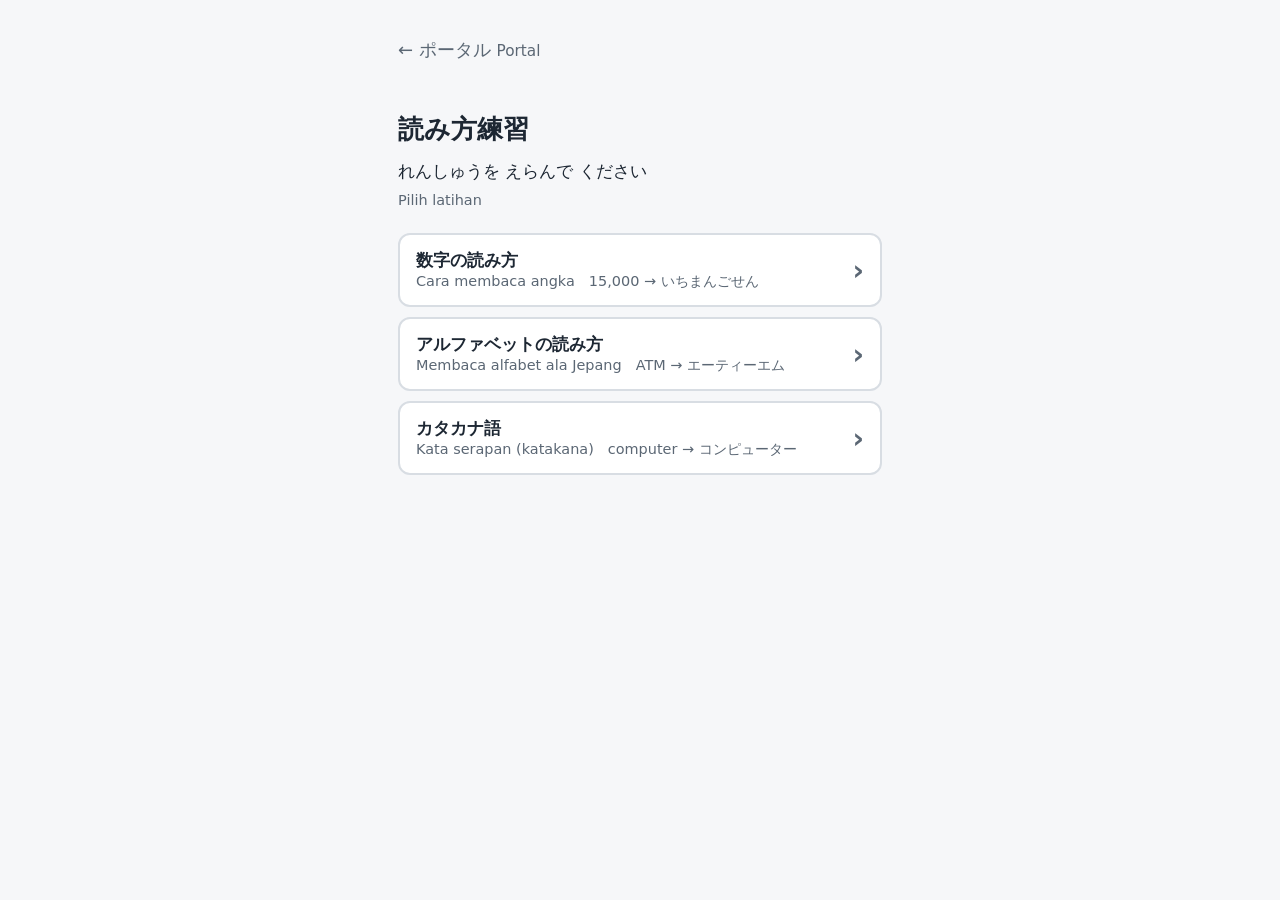
<file: yomi.html>
<!doctype html>
<html lang="ja">
<head>
  <meta charset="utf-8">
  <meta name="viewport" content="width=device-width, initial-scale=1, viewport-fit=cover">
  <meta name="robots" content="noindex, nofollow">
  <title>読み方練習 | IJFA</title>
  <link rel="stylesheet" href="style.css?v=20261119d">
</head>
<body>
  <main>
    <!-- 1. メニュー（5つの練習。中身は yomi.json） -->
    <section id="view-menu" class="view">
      <a class="btn btn-quiet back" href="./">← ポータル <span class="id-text">Portal</span></a>
      <h1 id="menu-title" class="title">読み方練習</h1>
      <p class="sub">れんしゅうを えらんで ください<br><span class="id-text">Pilih latihan</span></p>
      <div id="menu-list" class="list"></div>
    </section>

    <!-- 2. ステージを選ぶ -->
    <section id="view-stage" class="view" hidden>
      <button id="stage-back" class="btn btn-quiet back" type="button">← もどる <span class="id-text">Kembali</span></button>
      <h2 id="stage-title" class="h2"></h2>
      <div id="stage-list" class="list"></div>
    </section>

    <!-- 2b. カードの一覧（部首カードを 見る） -->
    <section id="view-cards" class="view" hidden>
      <button id="cards-back" class="btn btn-quiet back" type="button">← もどる <span class="id-text">Kembali</span></button>
      <h2 id="cards-title" class="h2"></h2>
      <p class="sub">部首を 見ると、漢字の 意味が わかる ことが あります。名前は おぼえなくても 大丈夫！<br><span class="id-text">Dari bushu, kita bisa menebak arti kanji. Namanya tidak perlu dihafal!</span></p>
      <div id="cards-list"></div>
      <button id="cards-practice" class="btn btn-main" type="button">練習する <span class="id-text">Latihan</span></button>
    </section>

    <!-- 3. 問題 -->
    <section id="view-quiz" class="view" hidden>
      <div class="quiz-top">
        <button id="q-quit" class="btn btn-quiet back" type="button">← やめる <span class="id-text">Berhenti</span></button>
        <span id="q-progress" class="q-progress"></span>
      </div>
      <p id="q-prompt" class="sub"></p>
      <p id="q-number" class="q-number"></p>
      <p id="q-sub" class="q-sub" hidden></p>
      <!-- ヒント（漢字の意味：例のことばを見る） -->
      <button id="q-hint" class="btn btn-hint" type="button" hidden>ヒント（ことばを 見る） <span class="id-text">Lihat petunjuk</span></button>
      <ul id="q-hint-box" class="hint-box" hidden></ul>
      <div id="q-choices" class="choices"></div>
      <div id="q-feedback" class="feedback" hidden></div>
      <button id="q-next" class="btn btn-main" type="button" hidden></button>
    </section>

    <!-- 4. 結果（どこにも送らない） -->
    <section id="view-result" class="view" hidden>
      <p id="r-stage" class="sub"></p>
      <p id="r-score" class="r-score"></p>
      <h2 id="r-tips-title" class="h2">にがてな ポイント <span class="id-text">Yang perlu diperhatikan</span></h2>
      <div id="r-tips"></div>
      <h2 id="r-wrong-title" class="h2">まちがえた もんだい <span class="id-text">Soal yang salah</span></h2>
      <div id="r-wrong" class="list"></div>
      <div class="row r-buttons">
        <button id="r-retry-wrong" class="btn btn-main" type="button">まちがえた もんだいを もういちど <span class="id-text">Ulangi soal yang salah</span></button>
        <button id="r-again" class="btn" type="button">あたらしい 10もん <span class="id-text">10 soal baru</span></button>
        <button id="r-stages" class="btn" type="button">ほかの れんしゅう <span class="id-text">Latihan lain</span></button>
      </div>
    </section>

    <p id="loading" class="loading" hidden>よみこみ中… <span class="id-text">Memuat…</span></p>
  </main>

  <script src="yomi-kanji.js?v=20261119d"></script>
  <script src="yomi.js?v=20261119d"></script>
</body>
</html>
</file>
<file: style.css>
/* 色・文字はここ（:root）だけで管理。デザイン変更はこの部分を書き換える */
:root {
  --bg: #f6f7f9;
  --surface: #ffffff;
  --text: #1d2733;
  --muted: #5b6774;
  --main: #1f5fa8;
  --main-text: #ffffff;
  --line: #d8dde3;
  --error: #b3261e;
  --notice: #fff4d6;
  --ok: #1e7a3c;
  --ok-bg: #e5f4ea;
  --ng: #b3261e;
  --ng-bg: #fbe9e7;
  --sign-bg: #ffd400;
  --sign-text: #111111;
  --radius: 12px;
  --font: system-ui, -apple-system, "Hiragino Sans", "Noto Sans JP", "Segoe UI", sans-serif;
  color-scheme: light;
}
@media (prefers-color-scheme: dark) {
  :root {
    --bg: #12171d;
    --surface: #1b222b;
    --text: #e8edf2;
    --muted: #9aa6b2;
    --main: #5b9be0;
    --main-text: #0d1620;
    --line: #2e3844;
    --error: #ff8a80;
    --notice: #3a3320;
    --ok: #7fd49a;
    --ok-bg: #1d3325;
    --ng: #ff8a80;
    --ng-bg: #3d2220;
    --sign-bg: #e6c000;
    --sign-text: #111111;
    color-scheme: dark;
  }
}

* { box-sizing: border-box; }
[hidden] { display: none !important; }  /* hidden を付けた部分は必ず隠す */
html, body { margin: 0; }
body {
  background: var(--bg);
  color: var(--text);
  font-family: var(--font);
  font-size: 17px;
  line-height: 1.6;
  padding: env(safe-area-inset-top, 0) 0 env(safe-area-inset-bottom, 0);
}
main { max-width: 520px; margin: 0 auto; padding: 24px 18px 48px; }

.banner { background: var(--notice); color: var(--text); font-size: 13px; padding: 6px 12px; text-align: center; }
.id-text { color: var(--muted); font-size: 0.85em; font-weight: normal; }

.title { font-size: 26px; margin: 32px 0 8px; }
.sub { color: var(--text); margin: 0 0 20px; }
.h2 { font-size: 18px; margin: 28px 0 10px; }

.input {
  width: 100%; font-size: 24px; letter-spacing: 0.08em; padding: 14px 16px;
  border: 2px solid var(--line); border-radius: var(--radius);
  background: var(--surface); color: var(--text); text-transform: uppercase;
}
.input:focus { outline: none; border-color: var(--main); }
.error { color: var(--error); min-height: 1.6em; margin: 8px 0; font-size: 15px; }

.btn {
  display: block; width: 100%; min-height: 56px; padding: 12px 16px;
  font-size: 18px; font-family: inherit; text-align: center;
  border: 2px solid var(--line); border-radius: var(--radius);
  background: var(--surface); color: var(--text); cursor: pointer;
}
.btn-main { background: var(--main); border-color: var(--main); color: var(--main-text); }
.btn-main .id-text { color: inherit; opacity: 0.85; }
.btn-quiet { border: none; background: none; color: var(--muted); min-height: 48px; margin-top: 32px; }
.btn:focus-visible { outline: 3px solid var(--main); outline-offset: 2px; }
.back { width: auto; margin: 0 0 4px; padding-left: 0; text-align: left; }
.row { display: grid; gap: 12px; }

.big-name { font-size: 28px; font-weight: bold; margin: 0 0 8px; word-break: break-word; }


.list { display: grid; gap: 10px; }
.item {
  display: block; padding: 14px 16px; text-decoration: none; color: var(--text);
  background: var(--surface); border: 2px solid var(--line); border-radius: var(--radius);
}
.item-assigned { border-color: var(--main); }
.item .id-text { display: block; }
.empty { color: var(--muted); margin: 0; }

.grid { display: grid; grid-template-columns: 1fr; gap: 10px; }
.cat {
  display: block; min-height: 64px; padding: 12px 16px; font-size: 18px; font-weight: bold; font-family: inherit;
  text-decoration: none; width: 100%;
  text-align: left; border: 2px solid var(--line); border-radius: var(--radius);
  background: var(--surface); color: var(--text); cursor: pointer;
}
.cat .id-text { display: block; margin-top: 4px; }
.cat:focus-visible, .item:focus-visible { outline: 3px solid var(--main); outline-offset: 2px; }

.loading { color: var(--muted); text-align: center; margin-top: 40px; }

/* カテゴリーの中のまとまり（押すと開く） */
.group { background: var(--surface); border: 2px solid var(--line); border-radius: var(--radius); }
.group-title { padding: 14px 16px; font-weight: bold; cursor: pointer; min-height: 56px; }
.group-title .id-text { display: block; }
.group[open] .group-title { border-bottom: 1px solid var(--line); }
.group .list { padding: 10px; }

/* ゲスト入口 */
.guest { margin-top: 28px; }
.note { color: var(--muted); font-size: 14px; text-align: center; margin: 8px 0 0; }

/* 裏で更新中・更新失敗のお知らせ */
.status { color: var(--muted); font-size: 13px; margin: 4px 0 0; }

/* ホームのボタンの種類：› は選ぶ画面へ、じゅんびちゅうは押せない */
.cat-more { position: relative; padding-right: 40px; }
.cat-more::after { content: "›"; position: absolute; right: 16px; top: 50%; transform: translateY(-50%); font-size: 28px; color: var(--muted); }
.cat-soon, .item-soon { opacity: 0.5; cursor: default; }
.item-group { width: 100%; text-align: left; font-family: inherit; font-size: 17px; font-weight: bold; cursor: pointer; position: relative; padding-right: 40px; }
.item-group::after { content: "›"; position: absolute; right: 16px; top: 50%; transform: translateY(-50%); font-size: 28px; color: var(--muted); }

/* 上のバー：名前・期生・ログアウト（スクロールしても上に残る） */
.topbar {
  position: sticky; top: 0; z-index: 10;
  display: flex; align-items: center; gap: 12px;
  margin: -24px -18px 8px; padding: 10px 18px;
  padding-top: calc(10px + env(safe-area-inset-top, 0));
  background: var(--surface); border-bottom: 1px solid var(--line);
}
.who { flex: 1; min-width: 0; }
.top-name { display: block; font-weight: bold; font-size: 18px; overflow: hidden; text-overflow: ellipsis; white-space: nowrap; }
.top-cohort { display: block; color: var(--muted); font-size: 14px; }
.btn-logout {
  flex: none; min-height: 48px; padding: 6px 14px; font-family: inherit; font-size: 15px; font-weight: bold; line-height: 1.25;
  border: 2px solid var(--line); border-radius: var(--radius); background: var(--bg); color: var(--text); cursor: pointer;
}
.btn-logout .id-text { display: block; font-size: 12px; }
.btn-logout:focus-visible { outline: 3px solid var(--main); outline-offset: 2px; }
.guest-note { color: var(--muted); margin: 8px 0 0; }

/* ログアウトの確認（下から出るパネル） */
.sheet-bg { position: fixed; inset: 0; z-index: 20; background: rgba(0, 0, 0, 0.45); display: flex; align-items: flex-end; justify-content: center; }
.sheet {
  width: 100%; max-width: 520px; background: var(--surface); border-radius: 16px 16px 0 0;
  padding: 22px 18px calc(22px + env(safe-area-inset-bottom, 0));
}
.sheet-title { font-size: 20px; font-weight: bold; margin: 0 0 6px; }
.sheet-title .id-text { display: block; }
.sheet-note { color: var(--muted); margin: 0 0 18px; font-size: 15px; }

/* ログアウトしたあと */
.done { background: var(--notice); border-radius: var(--radius); padding: 10px 14px; margin: 8px 0 0; font-size: 15px; }
.again { margin-top: 12px; }

/* 先生用 */
.teacher-link { margin-top: 40px; font-size: 15px; }
.g-button { display: flex; justify-content: center; min-height: 48px; margin: 8px 0; }
.pick { display: grid; gap: 10px; }
.select { font-size: 18px; letter-spacing: 0; text-transform: none; appearance: auto; }

/* 先生：指定テストを選ぶ */
.ta-title { margin-top: 8px; }
.ta-hint { color: var(--muted); font-size: 14px; margin: -4px 0 10px; }
.ta-hint .id-text { display: block; }
.ta-msg-ok { color: var(--ok); }
.ta-row {
  display: flex; align-items: center; gap: 8px; padding: 8px 8px 8px 12px;
  background: var(--surface); border: 2px solid var(--main); border-radius: var(--radius);
}
.ta-row-bad { border-color: var(--error); }
.ta-no { flex: none; width: 26px; font-weight: bold; color: var(--main); text-align: center; }
.ta-name { flex: 1; min-width: 0; overflow-wrap: anywhere; line-height: 1.4; }
.ta-name .id-text { display: block; }
.ta-tag { display: inline-block; margin-left: 6px; padding: 0 6px; font-size: 12px; border-radius: 6px; background: var(--notice); color: var(--text); }
.ta-btns { flex: none; display: flex; gap: 4px; }
.ta-btn {
  width: 40px; height: 40px; padding: 0; font-size: 18px; font-family: inherit; cursor: pointer;
  border: 1px solid var(--line); border-radius: 8px; background: var(--bg); color: var(--text);
}
.ta-btn:disabled { opacity: 0.3; cursor: default; }
.ta-btn:focus-visible { outline: 3px solid var(--main); outline-offset: 1px; }
.ta-search { font-size: 17px; letter-spacing: 0; text-transform: none; padding: 10px 14px; margin-bottom: 10px; }
.ta-group { border: 1px solid var(--line); border-radius: var(--radius); background: var(--bg); }
.ta-sub { padding: 12px 14px; min-height: 48px; font-weight: bold; cursor: pointer; }
.ta-group[open] .ta-sub { border-bottom: 1px solid var(--line); }
.ta-group .list { padding: 8px; }
.ta-add { width: 100%; text-align: left; font-family: inherit; font-size: 16px; cursor: pointer; position: relative; padding-right: 92px; }
.ta-add::after { content: "＋ 足す"; position: absolute; right: 12px; top: 50%; transform: translateY(-50%); font-size: 14px; font-weight: bold; color: var(--main); }
.ta-add:disabled { cursor: default; opacity: 0.55; }
.ta-add:disabled::after { content: "✓ 指定ずみ"; color: var(--muted); }
.ta-bar {
  position: sticky; bottom: 0; z-index: 5; margin: 24px -18px 0; padding: 10px 18px calc(10px + env(safe-area-inset-bottom, 0));
  background: var(--surface); border-top: 1px solid var(--line);
}
.ta-state { margin: 0 0 8px; font-size: 14px; color: var(--muted); }
.ta-state-dirty { color: var(--error); font-weight: bold; }
.ta-actions { display: grid; grid-template-columns: 1fr 2fr; gap: 8px; }
.ta-actions .btn { min-height: 52px; font-size: 17px; line-height: 1.3; padding: 6px 10px; }
.ta-actions .btn .id-text { display: block; font-size: 13px; }
#ta-undo[hidden] + #ta-save { grid-column: 1 / -1; }
.ta-preview { margin-top: 4px; min-height: 40px; font-size: 15px; }

/* 意見・報告フォーム（ホームのいちばん下。押すと開く） */
.feedback-box { margin-top: 40px; background: var(--surface); border: 2px dashed var(--line); border-radius: var(--radius); }
.fb-summary { position: relative; min-height: 56px; padding: 14px 44px 14px 16px; font-weight: bold; cursor: pointer; list-style: none; }
.fb-summary::-webkit-details-marker { display: none; }
.fb-summary::after { content: "＋"; position: absolute; right: 16px; top: 14px; color: var(--muted); }
.feedback-box[open] .fb-summary::after { content: "－"; }
.fb-summary .id-text { display: block; }
.fb-body { padding: 0 16px 16px; }
.fb-lead { margin: 0 0 10px; font-size: 15px; }
p.fb-lead.id-text { display: block; font-size: 14px; }
.fb-set { border: none; margin: 0; padding: 0; min-width: 0; }
.fb-label { display: block; font-weight: bold; font-size: 16px; margin: 16px 0 8px; padding: 0; }
.fb-label .id-text { font-size: 14px; }
.fb-kinds { display: grid; gap: 8px; }
.fb-freq { display: grid; grid-template-columns: repeat(3, 1fr); gap: 8px; }
.fb-kind {
  display: flex; align-items: center; gap: 10px; min-height: 52px; padding: 8px 12px; cursor: pointer;
  font-size: 16px; line-height: 1.35; border: 2px solid var(--line); border-radius: var(--radius); background: var(--bg);
}
.fb-kind input { flex: none; width: 20px; height: 20px; margin: 0; accent-color: var(--main); }
.fb-kind .id-text { display: block; }
.fb-kind:has(input:checked) { border-color: var(--main); background: var(--surface); }
.fb-small { gap: 6px; padding: 8px; font-size: 15px; }
.fb-text {
  display: block; width: 100%; padding: 12px; font-family: inherit; font-size: 16px; line-height: 1.5; resize: vertical;
  border: 2px solid var(--line); border-radius: var(--radius); background: var(--bg); color: var(--text);
}
.fb-text:focus { outline: none; border-color: var(--main); }
.fb-done { text-align: center; }
.fb-thanks { font-weight: bold; color: var(--ok); margin: 8px 0 14px; }
.btn:disabled { opacity: 0.6; cursor: default; }

/* 読み方練習（yomi.html） */
.quiz-top { display: flex; align-items: center; justify-content: space-between; }
.q-progress { color: var(--muted); font-size: 15px; }
.q-number { font-size: 40px; font-weight: bold; text-align: center; margin: 12px 0 20px; line-height: 1.25; overflow-wrap: anywhere; }
.q-sub { color: var(--muted); text-align: center; margin: -14px 0 18px; }
.choices { display: grid; gap: 10px; }
.choice {
  display: flex; align-items: center; gap: 12px; width: 100%; min-height: 56px; padding: 10px 14px;
  font-family: inherit; font-size: 20px; text-align: left; cursor: pointer;
  border: 2px solid var(--line); border-radius: var(--radius); background: var(--surface); color: var(--text);
}
.choice:disabled { cursor: default; }
.choice:focus-visible { outline: 3px solid var(--main); outline-offset: 2px; }
.choice-no {
  flex: none; display: inline-flex; align-items: center; justify-content: center;
  width: 30px; height: 30px; border: 2px solid var(--muted); border-radius: 50%; font-size: 15px; color: var(--muted);
}
.choice-text { overflow-wrap: anywhere; }
.choice-ok { border-color: var(--ok); background: var(--ok-bg); }
.choice-ok .choice-no { border-color: var(--ok); background: var(--ok); color: var(--surface); }
.choice-ng { border-color: var(--ng); background: var(--ng-bg); }
.choice-ng .choice-no { border-color: var(--ng); background: var(--ng); color: var(--surface); }
.feedback { margin: 16px 0; padding: 12px 14px; border-radius: var(--radius); border: 2px solid var(--line); background: var(--surface); }
.feedback-ok { border-color: var(--ok); }
.feedback-ng { border-color: var(--ng); }
.fb-head { font-weight: bold; font-size: 19px; margin: 0 0 4px; }
.feedback-ok .fb-head { color: var(--ok); }
.feedback-ng .fb-head { color: var(--ng); }
.fb-answer { font-size: 20px; font-weight: bold; margin: 0 0 6px; overflow-wrap: anywhere; }
.fb-tip { margin: 6px 0 0; font-size: 15px; }
.fb-tip .id-text { display: block; }
.r-score { font-size: 48px; font-weight: bold; text-align: center; margin: 4px 0 8px; }
.r-q { display: block; font-weight: bold; overflow-wrap: anywhere; }
.r-buttons { margin-top: 24px; }
a.btn { text-decoration: none; }

/* 看板・表示の問題（看板風） */
.q-number.q-sign { width: fit-content; max-width: 100%; margin: 12px auto 20px; padding: 10px 18px;
  background: var(--sign-bg); color: var(--sign-text); border: 4px solid var(--sign-text); border-radius: 6px; }
/* 漢字カード（答えたあとに出す） */
.kcard { margin-top: 12px; padding: 12px; border: 1px solid var(--line); border-radius: var(--radius); background: var(--bg); }
.kcard-head { display: flex; gap: 14px; align-items: center; }
.kcard-k { font-size: 48px; font-weight: bold; line-height: 1; }
.kcard-sign { flex: none; padding: 4px 10px; font-weight: bold; background: var(--sign-bg); color: var(--sign-text); border: 3px solid var(--sign-text); border-radius: 4px; }
.kcard-m { font-weight: bold; }
.kcard-r { font-size: 14px; color: var(--muted); }
.kcard-r .id-text { margin-left: 6px; }
.kcard-w { list-style: none; margin: 8px 0 0; padding: 0; font-size: 15px; }
.kcard-w li { padding: 3px 0; border-top: 1px dashed var(--line); }
.kcard-wm { color: var(--muted); margin-left: 8px; }
.kcard-h, .kcard-where { margin: 8px 0 0; font-size: 14px; color: var(--muted); }

/* 読み方練習：ボタンの上の ひとこと（「〇〇な人は こちら！」） */
.item-catch { display: block; margin-bottom: 4px; font-size: 14px; color: var(--main); }
.item-catch .id-text { display: block; font-size: 12px; }
/* 読み方練習：ヒント（例のことば） */
.btn-hint { display: block; margin: 0 auto 14px; min-height: 40px; font-size: 15px; }
.hint-box { list-style: none; margin: 0 0 16px; padding: 10px 12px; border: 1px dashed var(--line); border-radius: var(--radius); background: var(--bg); font-size: 15px; }
.hint-box li { padding: 3px 0; }
/* 部首カード：ひとこと説明 */
.kcard-story { margin: 8px 0 0; font-size: 15px; }
.kcard-story .id-text { display: block; }
#cards-list .kcard { margin-bottom: 12px; }
#cards-practice { margin-top: 8px; width: 100%; }
/* 部首から考える：問いは ことば（小さめ）、選択肢は 漢字（大きく） */
.q-number.q-word { font-size: 30px; }
.choices-kanji .choice-text { font-size: 30px; }

/* 生徒ログインのパスワード（2026-11-27） */
.field-label { display: block; font-size: 15px; margin: 14px 0 6px; color: var(--text); }
.field-label .id-text { display: inline; }
.pw { letter-spacing: 0.15em; }
.pw-hint { color: var(--muted); font-size: 14px; margin: 6px 0 0; }
.pw-show { display: flex; align-items: center; gap: 8px; min-height: 44px; font-size: 15px; color: var(--muted); }
.pw-show input { width: 20px; height: 20px; }
.pw-open { margin-top: 32px; }   /* ほかのボタンと同じ、わくのあるボタン */
.pw-open .id-text { display: block; }
.tp-who { font-size: 22px; font-weight: bold; }
.tp-q { margin-top: 16px; }

/* いろどり 課ごとのテスト（ウェブ版） irodori.html（2026-11-27） */
.it-back { display: inline-block; margin-top: 0; }
.it-title { margin-top: 8px; }
.it-box { background: var(--surface); border: 1px solid var(--line); border-radius: var(--radius); padding: 16px; margin: 12px 0; }
.it-steps { padding-left: 1.4em; margin: 0 0 16px; line-height: 1.7; }
.it-steps .id-text { display: block; }
.it-sec { margin-bottom: 24px; }
.it-sec-title { border-bottom: 2px solid var(--main); padding-bottom: 4px; }
.it-item { background: var(--surface); border: 1px solid var(--line); border-radius: var(--radius); padding: 14px; margin: 10px 0; }
.it-k-header { background: none; border: none; padding: 4px 0; }
.it-k-header .it-q { font-weight: bold; }
.it-missing { border: 2px solid var(--error); }
.it-q { margin: 0 0 6px; font-size: 17px; line-height: 1.9; }
.it-help { margin: 0 0 8px; color: var(--muted); font-size: 14px; }
.it-img { display: block; max-width: 100%; height: auto; margin: 8px 0; border-radius: 8px; background: #fff; }
.it-choices { display: grid; gap: 8px; }
.it-choice { display: flex; align-items: center; gap: 10px; min-height: 48px; padding: 8px 12px; border: 2px solid var(--line); border-radius: var(--radius); font-size: 17px; line-height: 1.8; }
.it-choice input { width: 22px; height: 22px; flex: none; }
.it-choice:has(input:checked) { border-color: var(--main); }
.it-play { margin: 4px 0 8px; }
.it-send { margin-top: 16px; }
.it-check p { margin: 0 0 12px; }
.it-check .id-text { display: block; }
.it-score { text-align: center; background: var(--surface); border-radius: var(--radius); padding: 16px; border: 1px solid var(--line); }
.it-score-num { font-size: 48px; font-weight: bold; margin: 0; }
.it-score-num small { font-size: 22px; color: var(--muted); }
.it-kind .id-text, .it-kind { display: block; }
.it-secs { display: flex; flex-wrap: wrap; gap: 8px; justify-content: center; margin: 8px 0; }
.it-sec-score { background: var(--bg); border-radius: 999px; padding: 4px 12px; }
.it-rv-sec { margin: 20px 0 6px; font-size: 17px; }
.it-rv { border-radius: var(--radius); padding: 10px 12px; margin: 8px 0; }
.it-ok { background: var(--ok-bg); }
.it-ng { background: var(--ng-bg); }
.it-rv-line { margin: 2px 0; line-height: 1.8; }
.it-rv-correct { color: var(--ok); font-weight: bold; }
.it-rv-note { color: var(--muted); margin: 4px 0; }
.it-home { display: block; text-align: center; text-decoration: none; margin: 24px 0; }
.it-credit { color: var(--muted); font-size: 13px; text-align: center; margin: 32px 0 16px; }
ruby rt { font-size: 0.55em; }
</file>
